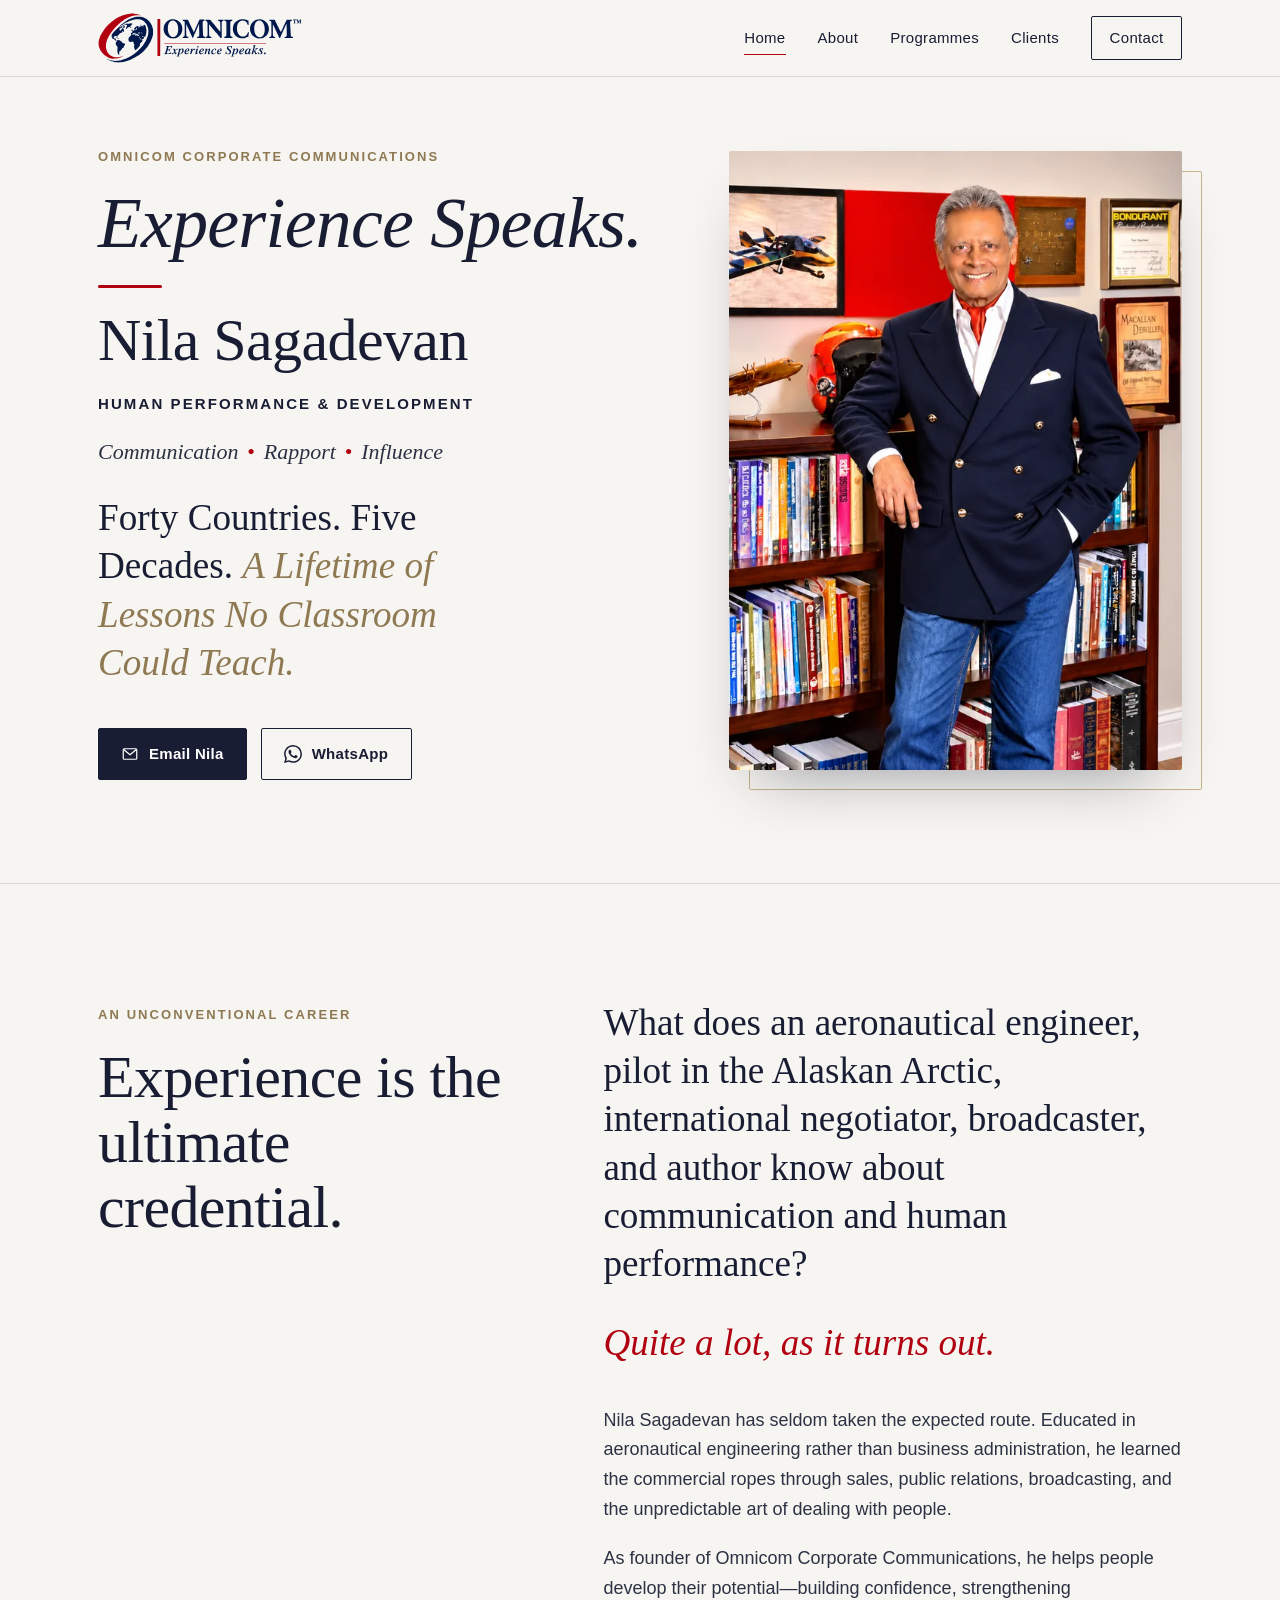
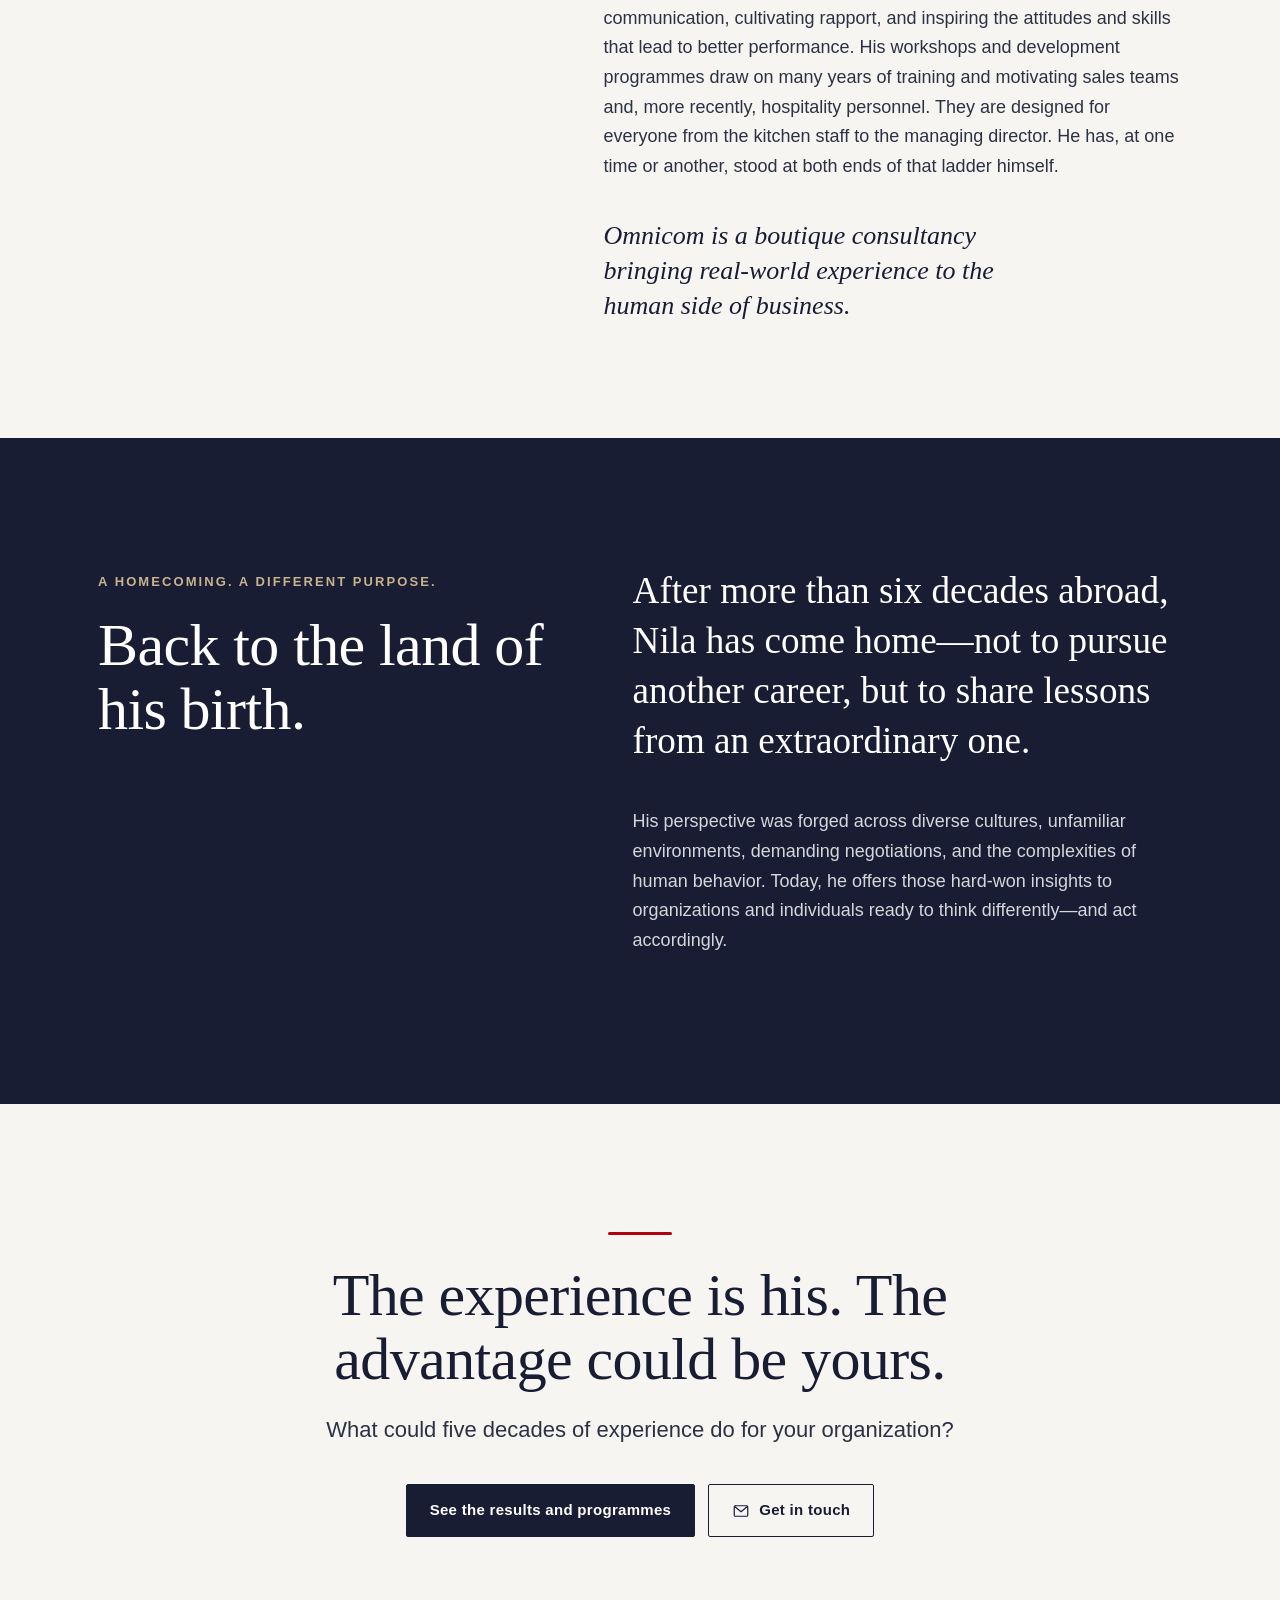
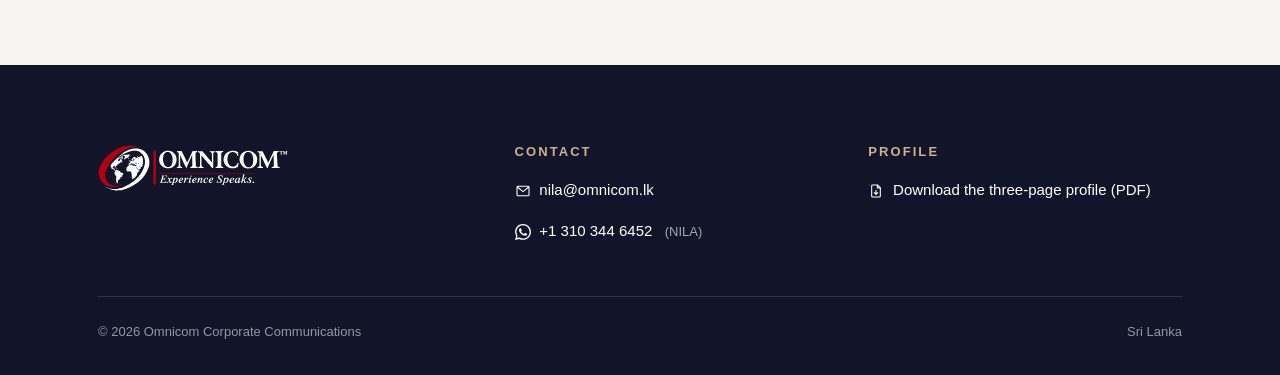
<file: index.html>
<!doctype html>
<html lang="en">
<head>
<meta charset="utf-8">
<meta name="viewport" content="width=device-width, initial-scale=1">
<title>Omnicom | Nila Sagadevan, Human Performance & Development</title>
<meta name="description" content="Nila Sagadevan—Human Performance &amp; Development. Communication, rapport and influence. Forty countries, five decades, and lessons no classroom could teach.">
<meta property="og:title" content="Omnicom | Nila Sagadevan, Human Performance & Development">
<meta property="og:description" content="Nila Sagadevan—Human Performance &amp; Development. Communication, rapport and influence. Forty countries, five decades, and lessons no classroom could teach.">
<meta property="og:type" content="website">
<meta property="og:url" content="https://www.omnicom.lk/">
<meta property="og:image" content="https://www.omnicom.lk/assets/omnicom-share.jpg">
<meta property="og:image:width" content="1200">
<meta property="og:image:height" content="630">
<meta name="twitter:card" content="summary_large_image">
<meta name="theme-color" content="#191D34">
<link rel="canonical" href="https://www.omnicom.lk/">
<link rel="icon" href="assets/favicon.svg" type="image/svg+xml">
<link rel="preconnect" href="https://api.fontshare.com" crossorigin>
<link href="https://api.fontshare.com/v2/css?f[]=gambetta@400,500,400i&f[]=switzer@400,500,600&display=swap" rel="stylesheet">
<link rel="stylesheet" href="assets/site.css">
<style>
/* Home page hero: slogan-led (self-contained; site.css unchanged) */
.hero .wrap { grid-template-areas: "brand photo" "body photo"; grid-template-rows: auto 1fr; row-gap: 0; align-items: start; }
.hero-brand { grid-area: brand; align-self: end; }
.hero-body { grid-area: body; }
.hero .portrait { grid-area: photo; align-self: center; }
.hero-slogan { font-family: var(--font-display); font-weight: 500; font-style: italic; font-size: var(--text-hero); line-height: 1.02; letter-spacing: -0.01em; color: var(--navy); margin: 0 0 1.75rem; max-width: none; }
.hero-body .rule-red { margin-bottom: 1.5rem; }
.hero-body h1 { font-size: var(--text-2xl); }
@media (max-width: 900px) {
  .hero .wrap { grid-template-areas: "brand" "photo" "body"; grid-template-rows: auto; row-gap: 2rem; }
  .hero-slogan { margin-bottom: 0; }
}
@media (max-width: 640px) { .hero .portrait { order: 0; } }
@media (min-width: 901px) {
  .hero { padding-top: clamp(2.5rem, 5vw, 4rem); }
  .hero-slogan { font-size: clamp(3rem, 1.6rem + 3.6vw, 4.75rem); margin-bottom: 1.5rem; }
  .hero-body .rule-red { margin-bottom: 1.25rem; }
  .hero .lede { margin-top: 1.5rem; }
  .hero .actions { margin-top: 1.75rem; }
}
/* Positioning statement: quiet standalone line in the "unconventional career" section */
.story .positioning { font-family: var(--font-display); font-style: italic; font-size: clamp(1.3rem, 1.05rem + 0.75vw, 1.625rem); line-height: 1.35; color: var(--navy); margin: 2.25rem 0 0; max-width: 34ch; }
/* Phones: let the long title line wrap instead of widening the page */
@media (max-width: 480px) { .hero .roles .nw { white-space: normal; } }
.hero .speciality .dot { color: var(--red); padding-inline: .15em; font-style: normal; }
</style>
</head>
<body>
<a class="skip" href="#main">Skip to content</a>
<header class="site-header">
  <div class="wrap">
    <a aria-label='Omnicom, home' class='brand' href='/'><img src="assets/logo.svg" alt="Omnicom" width="172" height="41"></a>
    <nav class="nav" aria-label="Main">
      <a aria-current='page' class='nav-home' href='/'>Home</a>
      <a href='/about'>About</a>
      <a href='/programmes'>Programmes</a>
      <a href='/clients'>Clients</a>
      <a class="nav-cta" href="#contact">Contact</a>
    </nav>
  </div>
</header>
<main id="main">

<section class="hero" aria-labelledby="hero-title">
  <div class="wrap">
    <div class="hero-brand">
      <span class="kicker">Omnicom Corporate Communications</span>
      <p class="hero-slogan">Experience Speaks.</p>
    </div>
    <div class="hero-body">
      <hr class="rule-red">
      <h1 id="hero-title">Nila Sagadevan</h1>
      <p class="roles"><span class="nw">Human Performance &amp; Development</span></p>
      <p class="speciality">Communication <span class="dot" aria-hidden="true">&bull;</span> Rapport <span class="dot" aria-hidden="true">&bull;</span> Influence</p>
      <p class="lede">Forty Countries. Five Decades. <em>A Lifetime of Lessons No Classroom Could Teach.</em></p>
      <div class="actions">
        <a class="btn btn-solid" href="mailto:nila@omnicom.lk"><svg viewBox="0 0 24 24" aria-hidden="true" fill="none" stroke="currentColor" stroke-width="1.6" stroke-linecap="round" stroke-linejoin="round"><rect x="3" y="5" width="18" height="14" rx="1.5"/><path d="m3.5 6 8.5 7 8.5-7"/></svg>Email Nila</a>
        <a class="btn btn-line" href="https://wa.me/13103446452" rel="noopener"><svg viewBox="0 0 24 24" aria-hidden="true" fill="currentColor"><path d="M17.472 14.382c-.297-.149-1.758-.867-2.03-.967-.273-.099-.471-.148-.67.15-.197.297-.767.966-.94 1.164-.173.199-.347.223-.644.075-.297-.15-1.255-.463-2.39-1.475-.883-.788-1.48-1.761-1.653-2.059-.173-.297-.018-.458.13-.606.134-.133.298-.347.446-.52.149-.174.198-.298.298-.497.099-.198.05-.371-.025-.52-.075-.149-.669-1.612-.916-2.207-.242-.579-.487-.5-.669-.51-.173-.008-.371-.01-.57-.01-.198 0-.52.074-.792.372-.272.297-1.04 1.016-1.04 2.479 0 1.462 1.065 2.875 1.213 3.074.149.198 2.096 3.2 5.077 4.487.709.306 1.262.489 1.694.625.712.227 1.36.195 1.871.118.571-.085 1.758-.719 2.006-1.413.248-.694.248-1.289.173-1.413-.074-.124-.272-.198-.57-.347m-5.421 7.403h-.004a9.87 9.87 0 01-5.031-1.378l-.361-.214-3.741.982.998-3.648-.235-.374a9.86 9.86 0 01-1.51-5.26c.001-5.45 4.436-9.884 9.888-9.884 2.64 0 5.122 1.03 6.988 2.898a9.825 9.825 0 012.893 6.994c-.003 5.45-4.437 9.884-9.885 9.884m8.413-18.297A11.815 11.815 0 0012.05 0C5.495 0 .16 5.335.157 11.892c0 2.096.547 4.142 1.588 5.945L.057 24l6.305-1.654a11.882 11.882 0 005.683 1.448h.005c6.554 0 11.89-5.335 11.893-11.893a11.821 11.821 0 00-3.48-8.413Z"/></svg>WhatsApp</a>
      </div>
    </div>
    <figure class="portrait" style="margin:0">
      <img src="assets/nila-sagadevan.webp" srcset="assets/nila-sagadevan-600.webp 600w, assets/nila-sagadevan.webp 900w" sizes="(max-width: 900px) 90vw, 460px" width="900" height="1230" alt="Nila Sagadevan in a navy double-breasted blazer, standing in his study beside shelves of books and aviation memorabilia" fetchpriority="high">
    </figure>
  </div>
</section>

<section class="story" aria-labelledby="credential">
  <div class="wrap">
    <div>
      <span class="kicker">An Unconventional Career</span>
      <h2 id="credential">Experience is the ultimate credential.</h2>
    </div>
    <div>
      <p class="question">What does an aeronautical engineer, pilot in the Alaskan Arctic, international negotiator, broadcaster, and author know about communication and human performance?</p>
      <p class="answer">Quite a lot, as it turns out.</p>
      <p>Nila Sagadevan has seldom taken the expected route. Educated in aeronautical engineering rather than business administration, he learned the commercial ropes through sales, public relations, broadcasting, and the unpredictable art of dealing with people.</p>
      <p>As founder of Omnicom Corporate Communications, he helps people develop their potential—building confidence, strengthening communication, cultivating rapport, and inspiring the attitudes and skills that lead to better performance. His workshops and development programmes draw on many years of training and motivating sales teams and, more recently, hospitality personnel. They are designed for everyone from the kitchen staff to the managing director. He has, at one time or another, stood at both ends of that ladder himself.</p>
      <p class="positioning">Omnicom is a boutique consultancy bringing real&#8209;world experience to the human side of business.</p>
    </div>
  </div>
</section>

<section class="band on-dark" aria-labelledby="homecoming">
  <div class="wrap">
    <div>
      <span class="kicker">A Homecoming. A Different Purpose.</span>
      <h2 id="homecoming">Back to the land of his birth.</h2>
    </div>
    <div>
      <p class="big">After more than six decades abroad, Nila has come home&#8288;&mdash;&#8288;not to pursue another career, but to share lessons from an extraordinary one.</p>
      <p>His perspective was forged across diverse cultures, unfamiliar environments, demanding negotiations, and the complexities of human behavior. Today, he offers those hard-won insights to organizations and individuals ready to think differently&#8288;&mdash;&#8288;and act accordingly.</p>
    </div>
  </div>
</section>

<section class="closing" aria-labelledby="advantage">
  <div class="wrap">
    <hr class="rule-red">
    <h2 id="advantage">The experience is his. The advantage could be yours.</h2>
    <p>What could five decades of experience do for your organization?</p>
    <div class="actions">
      <a class='btn btn-solid' href='/programmes'>See the results and programmes</a>
      <a class="btn btn-line" href="mailto:nila@omnicom.lk"><svg viewBox="0 0 24 24" aria-hidden="true" fill="none" stroke="currentColor" stroke-width="1.6" stroke-linecap="round" stroke-linejoin="round"><rect x="3" y="5" width="18" height="14" rx="1.5"/><path d="m3.5 6 8.5 7 8.5-7"/></svg>Get in touch</a>
    </div>
  </div>
</section>
</main>
<footer class="site-footer" id="contact">
  <div class="wrap">
    <div class="top">
      <div>
        <a aria-label='Omnicom, home' class='brand' href='/'><img src="assets/logo-reverse.svg" alt="Omnicom" width="190" height="45"></a>
      </div>
      <div>
        <h2>Contact</h2>
        <ul>
          <li><a href="mailto:nila@omnicom.lk"><svg viewBox="0 0 24 24" aria-hidden="true" fill="none" stroke="currentColor" stroke-width="1.6" stroke-linecap="round" stroke-linejoin="round"><rect x="3" y="5" width="18" height="14" rx="1.5"/><path d="m3.5 6 8.5 7 8.5-7"/></svg>nila@omnicom.lk</a></li>
          <li><a href="https://wa.me/13103446452" rel="noopener"><svg viewBox="0 0 24 24" aria-hidden="true" fill="currentColor"><path d="M17.472 14.382c-.297-.149-1.758-.867-2.03-.967-.273-.099-.471-.148-.67.15-.197.297-.767.966-.94 1.164-.173.199-.347.223-.644.075-.297-.15-1.255-.463-2.39-1.475-.883-.788-1.48-1.761-1.653-2.059-.173-.297-.018-.458.13-.606.134-.133.298-.347.446-.52.149-.174.198-.298.298-.497.099-.198.05-.371-.025-.52-.075-.149-.669-1.612-.916-2.207-.242-.579-.487-.5-.669-.51-.173-.008-.371-.01-.57-.01-.198 0-.52.074-.792.372-.272.297-1.04 1.016-1.04 2.479 0 1.462 1.065 2.875 1.213 3.074.149.198 2.096 3.2 5.077 4.487.709.306 1.262.489 1.694.625.712.227 1.36.195 1.871.118.571-.085 1.758-.719 2.006-1.413.248-.694.248-1.289.173-1.413-.074-.124-.272-.198-.57-.347m-5.421 7.403h-.004a9.87 9.87 0 01-5.031-1.378l-.361-.214-3.741.982.998-3.648-.235-.374a9.86 9.86 0 01-1.51-5.26c.001-5.45 4.436-9.884 9.888-9.884 2.64 0 5.122 1.03 6.988 2.898a9.825 9.825 0 012.893 6.994c-.003 5.45-4.437 9.884-9.885 9.884m8.413-18.297A11.815 11.815 0 0012.05 0C5.495 0 .16 5.335.157 11.892c0 2.096.547 4.142 1.588 5.945L.057 24l6.305-1.654a11.882 11.882 0 005.683 1.448h.005c6.554 0 11.89-5.335 11.893-11.893a11.821 11.821 0 00-3.48-8.413Z"/></svg>+1 310 344 6452 <span class="small">&nbsp;(NILA)</span></a></li>
        </ul>
      </div>
      <div>
        <h2>Profile</h2>
        <ul>
          <li><a href="assets/Omnicom-Nila-Sagadevan-Profile.pdf" download><svg viewBox="0 0 24 24" aria-hidden="true" fill="none" stroke="currentColor" stroke-width="1.6" stroke-linecap="round" stroke-linejoin="round"><path d="M14 3H7a1.5 1.5 0 0 0-1.5 1.5v15A1.5 1.5 0 0 0 7 21h10a1.5 1.5 0 0 0 1.5-1.5V7.5Z"/><path d="M14 3v4.5h4.5M12 11v6m-2.5-2.5L12 17l2.5-2.5"/></svg>Download the three-page profile (PDF)</a></li>
        </ul>
      </div>
    </div>
    <div class="bottom">
      <span>&copy; 2026 Omnicom Corporate Communications</span>
      <span>Sri Lanka</span>
    </div>
  </div>
</footer>
</body>
</html>
</file>
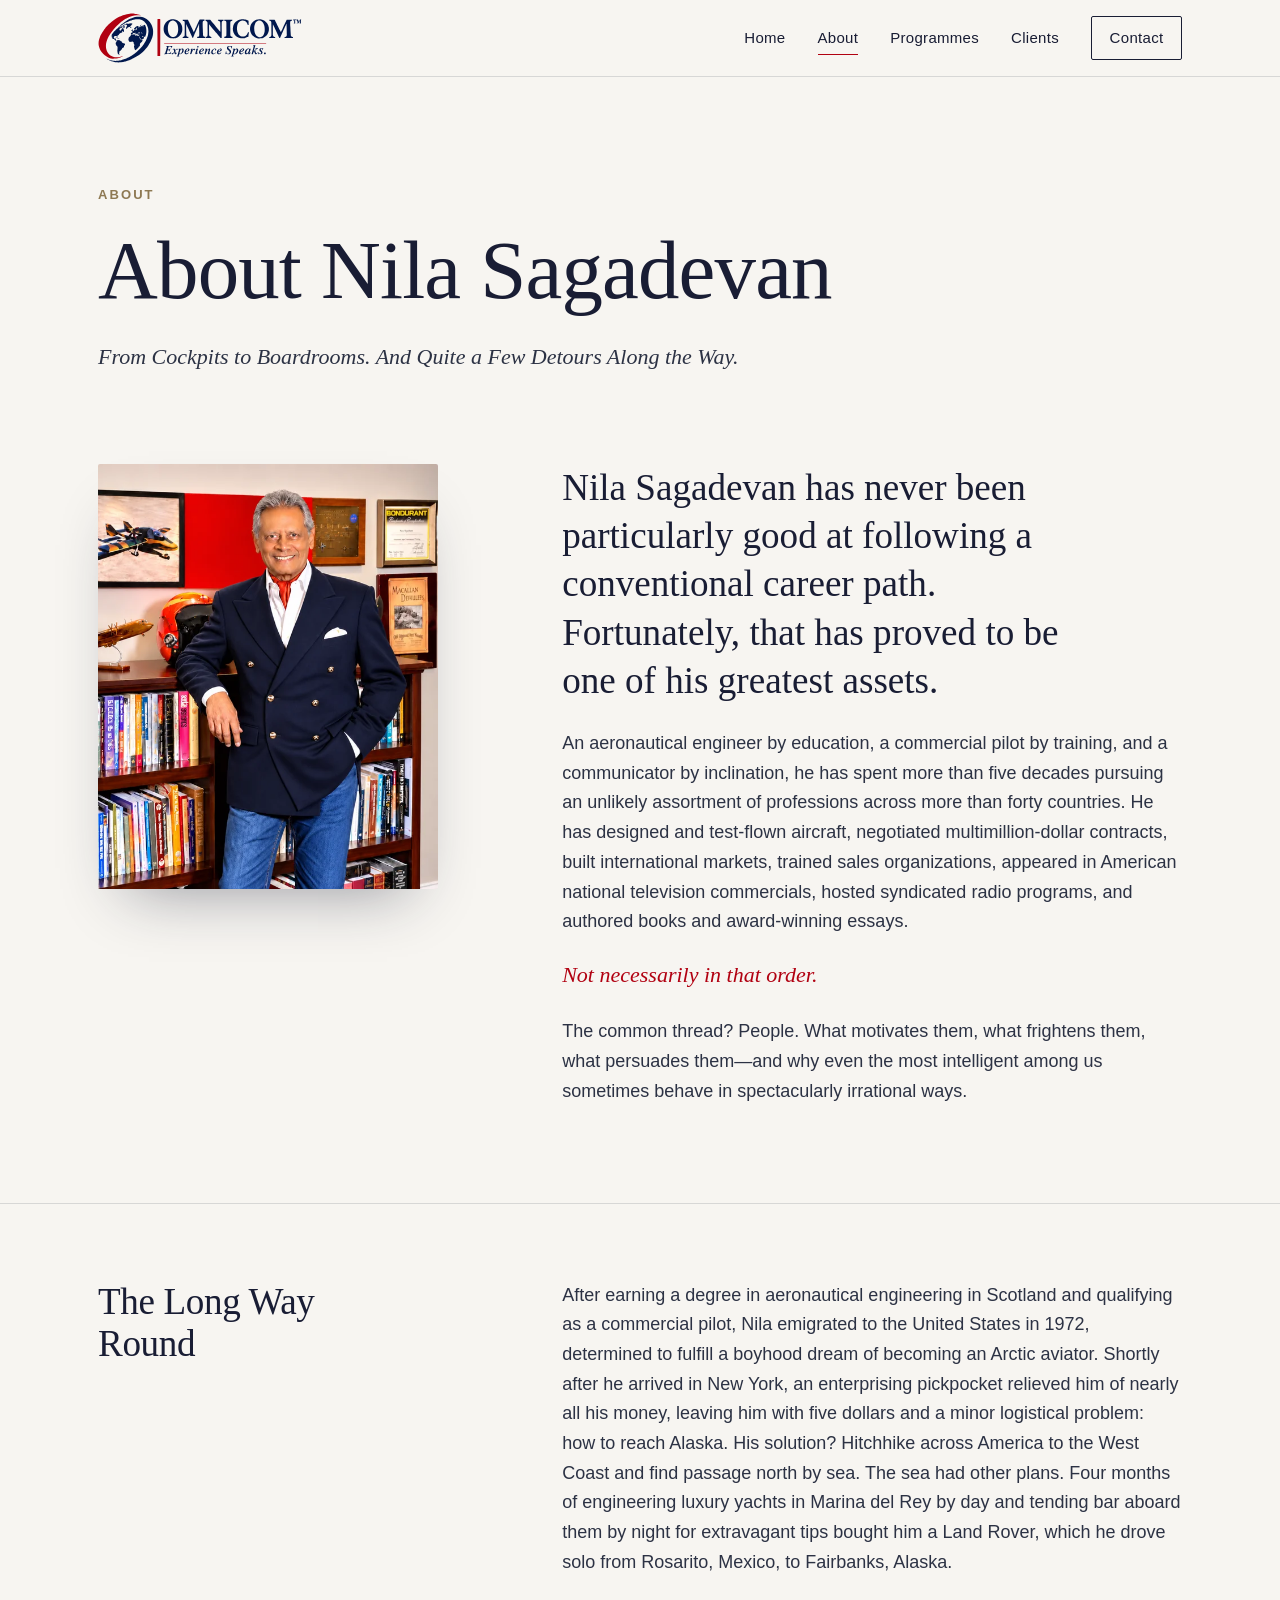
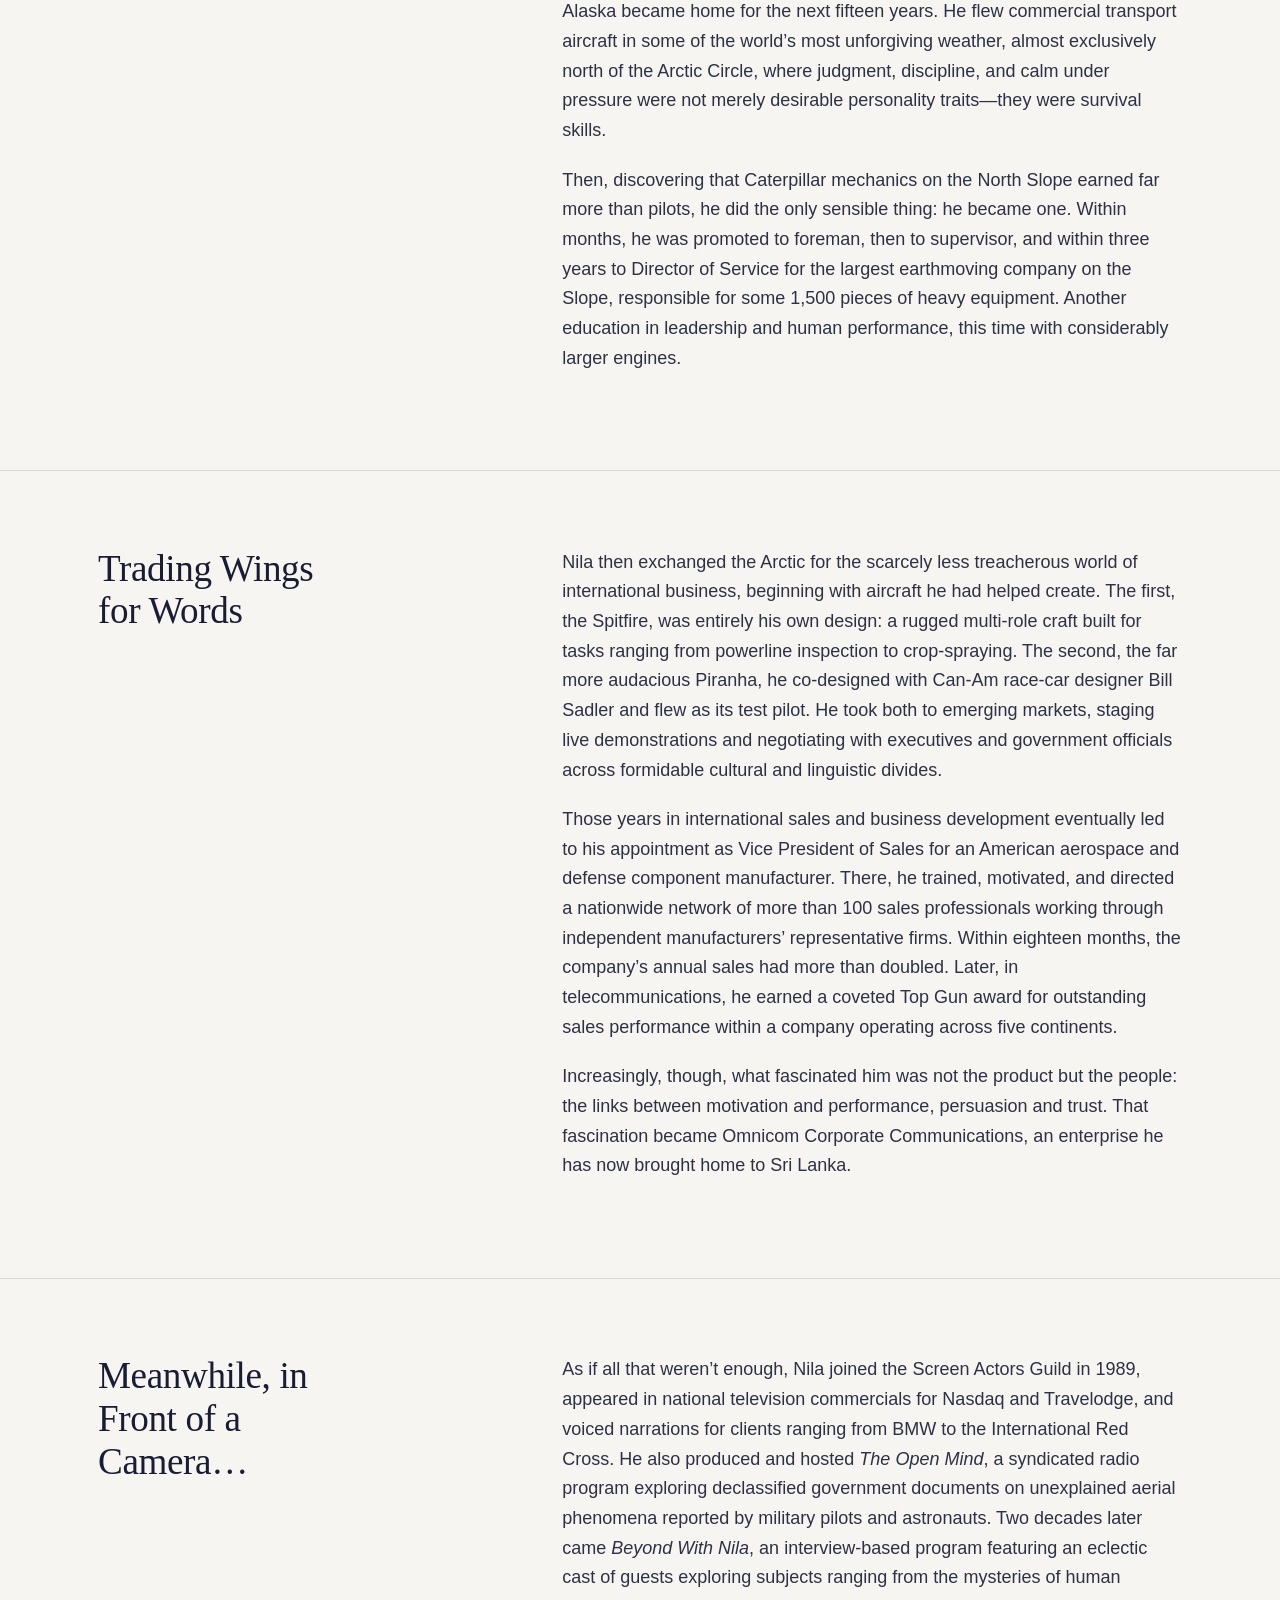
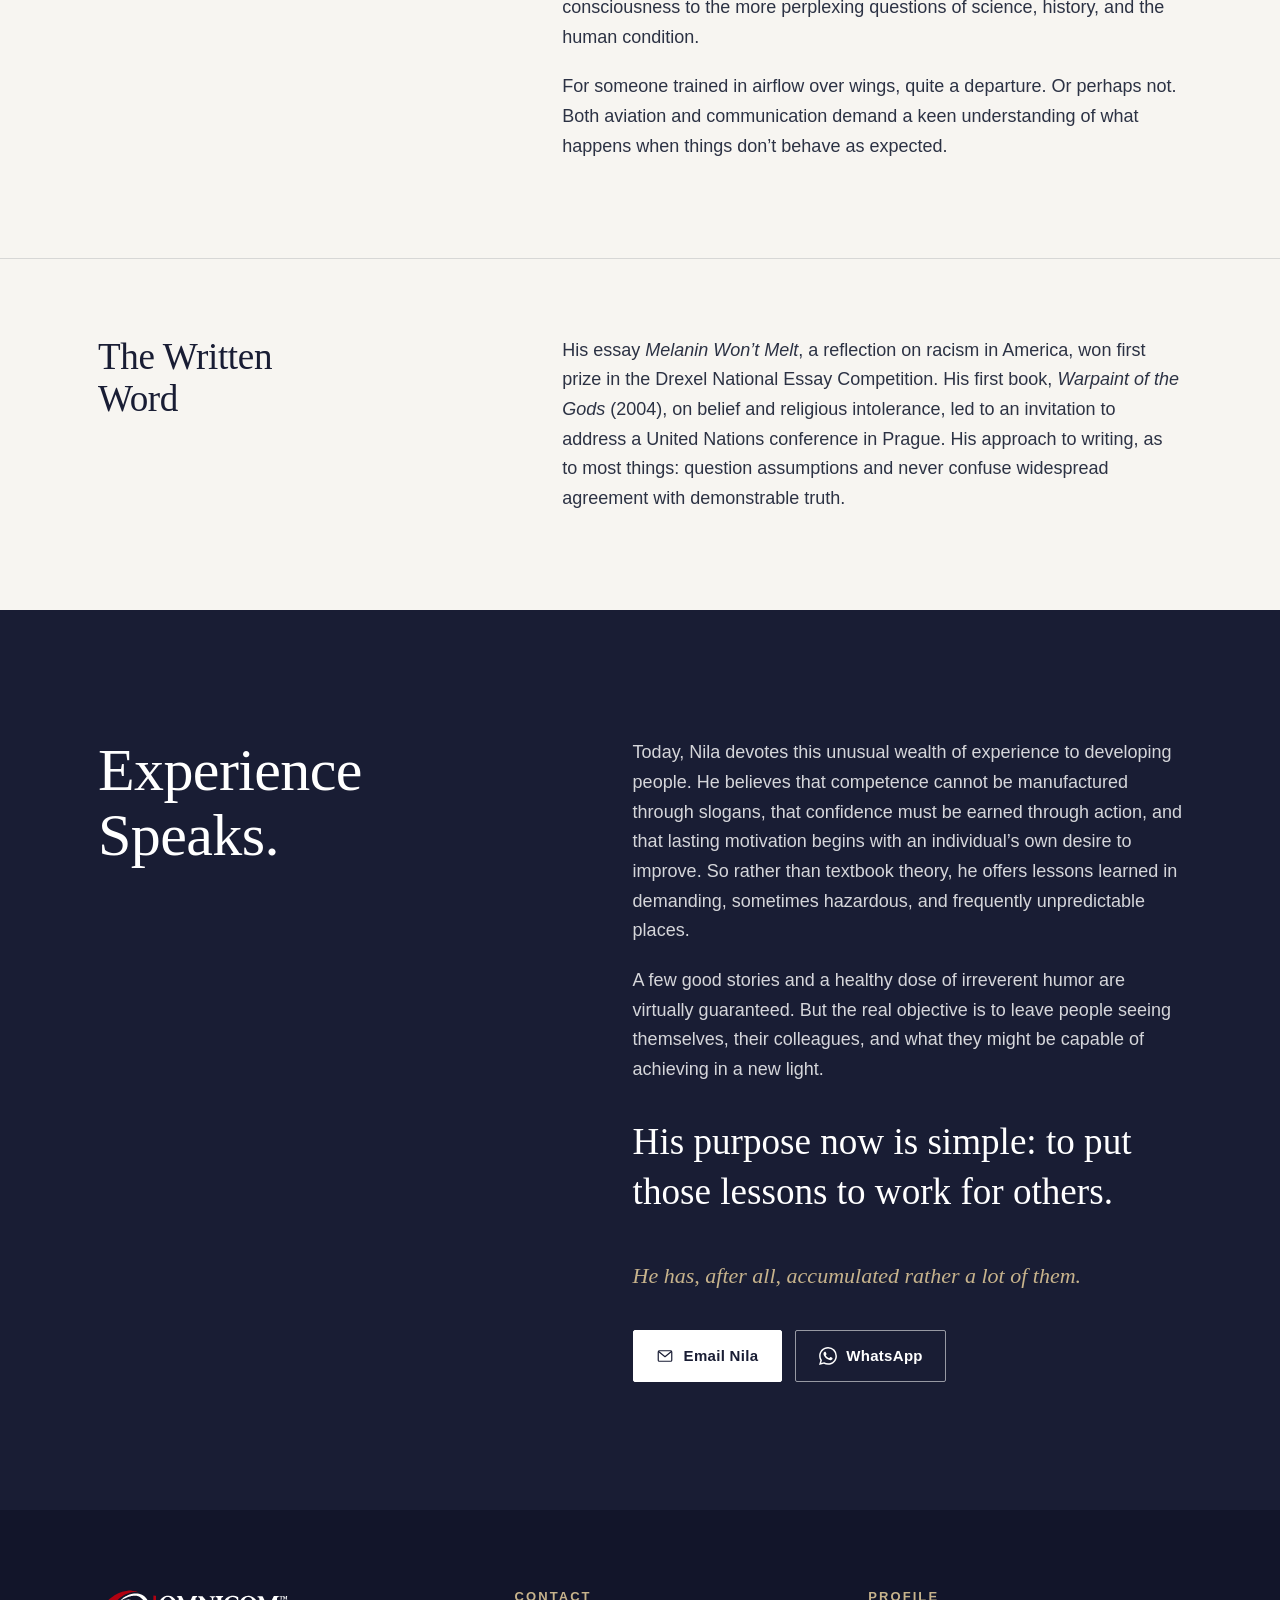
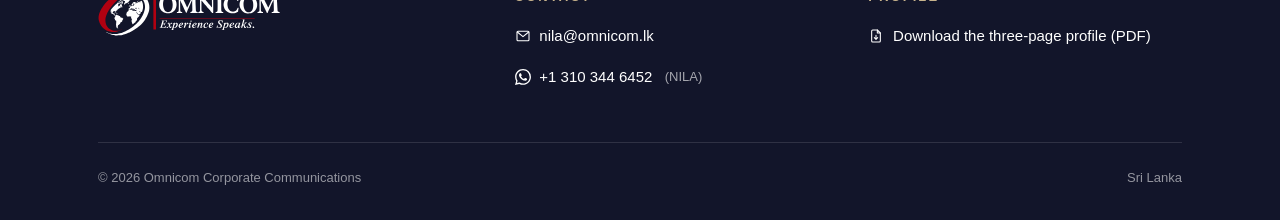
<file: about.html>
<!doctype html>
<html lang="en">
<head>
<meta charset="utf-8">
<meta name="viewport" content="width=device-width, initial-scale=1">
<title>About | Omnicom, Nila Sagadevan</title>
<meta name="description" content="About Nila Sagadevan: aeronautical engineer, Arctic pilot, sales leader, broadcaster and author, now bringing five decades of experience home to Sri Lanka through Omnicom Corporate Communications.">
<meta property="og:title" content="About | Omnicom, Nila Sagadevan">
<meta property="og:description" content="About Nila Sagadevan: aeronautical engineer, Arctic pilot, sales leader, broadcaster and author, now bringing five decades of experience home to Sri Lanka through Omnicom Corporate Communications.">
<meta property="og:type" content="website">
<meta property="og:url" content="https://www.omnicom.lk/about.html">
<meta property="og:image" content="https://www.omnicom.lk/assets/omnicom-share.jpg">
<meta property="og:image:width" content="1200">
<meta property="og:image:height" content="630">
<meta name="twitter:card" content="summary_large_image">
<meta name="theme-color" content="#191D34">
<link rel="canonical" href="https://www.omnicom.lk/about.html">
<link rel="icon" href="assets/favicon.svg" type="image/svg+xml">
<link rel="preconnect" href="https://api.fontshare.com" crossorigin>
<link href="https://api.fontshare.com/v2/css?f[]=gambetta@400,500,400i&f[]=switzer@400,500,600&display=swap" rel="stylesheet">
<link rel="stylesheet" href="assets/site.css">
</head>
<body>
<a class="skip" href="#main">Skip to content</a>
<header class="site-header">
  <div class="wrap">
    <a aria-label='Omnicom, home' class='brand' href='/'><img src="assets/logo.svg" alt="Omnicom" width="172" height="41"></a>
    <nav class="nav" aria-label="Main">
      <a class='nav-home' href='/'>Home</a>
      <a aria-current='page' href='/about'>About</a>
      <a href='/programmes'>Programmes</a>
      <a href='/clients'>Clients</a>
      <a class="nav-cta" href="#contact">Contact</a>
    </nav>
  </div>
</header>
<main id="main">

<section class="page-hero" aria-labelledby="page-title">
  <div class="wrap">
    <span class="kicker">About</span>
    <h1 id="page-title" class="wide">About Nila Sagadevan</h1>
    <p>From Cockpits to Boardrooms. And Quite a Few Detours Along the Way.</p>
  </div>
</section>

<article class="about">

<section class="about-sec about-intro" aria-label="Introduction">
  <div class="wrap">
    <div class="about-side">
      <figure class="about-photo"><img src="assets/nila-sagadevan-600.webp" width="600" height="820" alt="Nila Sagadevan in a navy double-breasted blazer, standing beside bookshelves and aviation memorabilia" fetchpriority="high"></figure>
    </div>
    <div class="about-body">
      <p class="about-lead">Nila Sagadevan has never been particularly good at following a conventional career path. Fortunately, that has proved to be one of his greatest assets.</p>
      <p>An aeronautical engineer by education, a commercial pilot by training, and a communicator by inclination, he has spent more than five decades pursuing an unlikely assortment of professions across more than forty countries. He has designed and test-flown aircraft, negotiated multimillion-dollar contracts, built international markets, trained sales organizations, appeared in American national television commercials, hosted syndicated radio programs, and authored books and award-winning essays.</p>
      <p class="aside">Not necessarily in that order.</p>
      <p>The common thread? People. What motivates them, what frightens them, what persuades them&#8288;&mdash;&#8288;and why even the most intelligent among us sometimes behave in spectacularly irrational ways.</p>
    </div>
  </div>
</section>

<section class="about-sec" aria-labelledby="long-way">
  <div class="wrap">
    <div class="about-side"><h2 id="long-way">The Long Way Round</h2></div>
    <div class="about-body">
      <p>After earning a degree in aeronautical engineering in Scotland and qualifying as a commercial pilot, Nila emigrated to the United States in 1972, determined to fulfill a boyhood dream of becoming an Arctic aviator. Shortly after he arrived in New York, an enterprising pickpocket relieved him of nearly all his money, leaving him with five dollars and a minor logistical problem: how to reach Alaska. His solution? Hitchhike across America to the West Coast and find passage north by sea. The sea had other plans. Four months of engineering luxury yachts in Marina del Rey by day and tending bar aboard them by night for extravagant tips bought him a Land Rover, which he drove solo from Rosarito, Mexico, to Fairbanks, Alaska.</p>
      <p>Alaska became home for the next fifteen years. He flew commercial transport aircraft in some of the world&rsquo;s most unforgiving weather, almost exclusively north of the Arctic Circle, where judgment, discipline, and calm under pressure were not merely desirable personality traits&#8288;&mdash;&#8288;they were survival skills.</p>
      <p>Then, discovering that Caterpillar mechanics on the North Slope earned far more than pilots, he did the only sensible thing: he became one. Within months, he was promoted to foreman, then to supervisor, and within three years to Director of Service for the largest earthmoving company on the Slope, responsible for some 1,500 pieces of heavy equipment. Another education in leadership and human performance, this time with considerably larger engines.</p>
    </div>
  </div>
</section>

<section class="about-sec" aria-labelledby="wings">
  <div class="wrap">
    <div class="about-side"><h2 id="wings">Trading Wings for Words</h2></div>
    <div class="about-body">
      <p>Nila then exchanged the Arctic for the scarcely less treacherous world of international business, beginning with aircraft he had helped create. The first, the Spitfire, was entirely his own design: a rugged multi-role craft built for tasks ranging from powerline inspection to crop-spraying. The second, the far more audacious Piranha, he co-designed with Can-Am race-car designer Bill Sadler and flew as its test pilot. He took both to emerging markets, staging live demonstrations and negotiating with executives and government officials across formidable cultural and linguistic divides.</p>
      <p>Those years in international sales and business development eventually led to his appointment as Vice President of Sales for an American aerospace and defense component manufacturer. There, he trained, motivated, and directed a nationwide network of more than 100 sales professionals working through independent manufacturers&rsquo; representative firms. Within eighteen months, the company&rsquo;s annual sales had more than doubled. Later, in telecommunications, he earned a coveted Top Gun award for outstanding sales performance within a company operating across five continents.</p>
      <p>Increasingly, though, what fascinated him was not the product but the people: the links between motivation and performance, persuasion and trust. That fascination became Omnicom Corporate Communications, an enterprise he has now brought home to Sri Lanka.</p>
    </div>
  </div>
</section>

<section class="about-sec" aria-labelledby="camera">
  <div class="wrap">
    <div class="about-side"><h2 id="camera">Meanwhile, in Front of a Camera&hellip;</h2></div>
    <div class="about-body">
      <p>As if all that weren&rsquo;t enough, Nila joined the Screen Actors Guild in 1989, appeared in national television commercials for Nasdaq and Travelodge, and voiced narrations for clients ranging from BMW to the International Red Cross. He also produced and hosted <cite>The Open Mind</cite>, a syndicated radio program exploring declassified government documents on unexplained aerial phenomena reported by military pilots and astronauts. Two decades later came <cite>Beyond With Nila</cite>, an interview-based program featuring an eclectic cast of guests exploring subjects ranging from the mysteries of human consciousness to the more perplexing questions of science, history, and the human condition.</p>
      <p>For someone trained in airflow over wings, quite a departure. Or perhaps not. Both aviation and communication demand a keen understanding of what happens when things don&rsquo;t behave as expected.</p>
    </div>
  </div>
</section>

<section class="about-sec" aria-labelledby="written">
  <div class="wrap">
    <div class="about-side"><h2 id="written">The Written Word</h2></div>
    <div class="about-body">
      <p>His essay <cite>Melanin Won&rsquo;t Melt</cite>, a reflection on racism in America, won first prize in the Drexel National Essay Competition. His first book, <cite>Warpaint of the Gods</cite> (2004), on belief and religious intolerance, led to an invitation to address a United Nations conference in Prague. His approach to writing, as to most things: question assumptions and never confuse widespread agreement with demonstrable truth.</p>
    </div>
  </div>
</section>

<section class="band on-dark about-band" aria-labelledby="speaks">
  <div class="wrap">
    <div><h2 id="speaks">Experience Speaks.</h2></div>
    <div>
      <p>Today, Nila devotes this unusual wealth of experience to developing people. He believes that competence cannot be manufactured through slogans, that confidence must be earned through action, and that lasting motivation begins with an individual&rsquo;s own desire to improve. So rather than textbook theory, he offers lessons learned in demanding, sometimes hazardous, and frequently unpredictable places.</p>
      <p>A few good stories and a healthy dose of irreverent humor are virtually guaranteed. But the real objective is to leave people seeing themselves, their colleagues, and what they might be capable of achieving in a new light.</p>
      <p class="big">His purpose now is simple: to put those lessons to work for others.</p>
      <p class="kicker-line">He has, after all, accumulated rather a lot of them.</p>
      <div class="actions">
        <a class="btn btn-solid" href="mailto:nila@omnicom.lk"><svg viewBox="0 0 24 24" aria-hidden="true" fill="none" stroke="currentColor" stroke-width="1.6" stroke-linecap="round" stroke-linejoin="round"><rect x="3" y="5" width="18" height="14" rx="1.5"/><path d="m3.5 6 8.5 7 8.5-7"/></svg>Email Nila</a>
        <a class="btn btn-line" href="https://wa.me/13103446452" rel="noopener"><svg viewBox="0 0 24 24" aria-hidden="true" fill="currentColor"><path d="M17.472 14.382c-.297-.149-1.758-.867-2.03-.967-.273-.099-.471-.148-.67.15-.197.297-.767.966-.94 1.164-.173.199-.347.223-.644.075-.297-.15-1.255-.463-2.39-1.475-.883-.788-1.48-1.761-1.653-2.059-.173-.297-.018-.458.13-.606.134-.133.298-.347.446-.52.149-.174.198-.298.298-.497.099-.198.05-.371-.025-.52-.075-.149-.669-1.612-.916-2.207-.242-.579-.487-.5-.669-.51-.173-.008-.371-.01-.57-.01-.198 0-.52.074-.792.372-.272.297-1.04 1.016-1.04 2.479 0 1.462 1.065 2.875 1.213 3.074.149.198 2.096 3.2 5.077 4.487.709.306 1.262.489 1.694.625.712.227 1.36.195 1.871.118.571-.085 1.758-.719 2.006-1.413.248-.694.248-1.289.173-1.413-.074-.124-.272-.198-.57-.347m-5.421 7.403h-.004a9.87 9.87 0 01-5.031-1.378l-.361-.214-3.741.982.998-3.648-.235-.374a9.86 9.86 0 01-1.51-5.26c.001-5.45 4.436-9.884 9.888-9.884 2.64 0 5.122 1.03 6.988 2.898a9.825 9.825 0 012.893 6.994c-.003 5.45-4.437 9.884-9.885 9.884m8.413-18.297A11.815 11.815 0 0012.05 0C5.495 0 .16 5.335.157 11.892c0 2.096.547 4.142 1.588 5.945L.057 24l6.305-1.654a11.882 11.882 0 005.683 1.448h.005c6.554 0 11.89-5.335 11.893-11.893a11.821 11.821 0 00-3.48-8.413Z"/></svg>WhatsApp</a>
      </div>
    </div>
  </div>
</section>

</article>

</main>
<footer class="site-footer" id="contact">
  <div class="wrap">
    <div class="top">
      <div>
        <a aria-label='Omnicom, home' class='brand' href='/'><img src="assets/logo-reverse.svg" alt="Omnicom" width="190" height="45"></a>
      </div>
      <div>
        <h2>Contact</h2>
        <ul>
          <li><a href="mailto:nila@omnicom.lk"><svg viewBox="0 0 24 24" aria-hidden="true" fill="none" stroke="currentColor" stroke-width="1.6" stroke-linecap="round" stroke-linejoin="round"><rect x="3" y="5" width="18" height="14" rx="1.5"/><path d="m3.5 6 8.5 7 8.5-7"/></svg>nila@omnicom.lk</a></li>
          <li><a href="https://wa.me/13103446452" rel="noopener"><svg viewBox="0 0 24 24" aria-hidden="true" fill="currentColor"><path d="M17.472 14.382c-.297-.149-1.758-.867-2.03-.967-.273-.099-.471-.148-.67.15-.197.297-.767.966-.94 1.164-.173.199-.347.223-.644.075-.297-.15-1.255-.463-2.39-1.475-.883-.788-1.48-1.761-1.653-2.059-.173-.297-.018-.458.13-.606.134-.133.298-.347.446-.52.149-.174.198-.298.298-.497.099-.198.05-.371-.025-.52-.075-.149-.669-1.612-.916-2.207-.242-.579-.487-.5-.669-.51-.173-.008-.371-.01-.57-.01-.198 0-.52.074-.792.372-.272.297-1.04 1.016-1.04 2.479 0 1.462 1.065 2.875 1.213 3.074.149.198 2.096 3.2 5.077 4.487.709.306 1.262.489 1.694.625.712.227 1.36.195 1.871.118.571-.085 1.758-.719 2.006-1.413.248-.694.248-1.289.173-1.413-.074-.124-.272-.198-.57-.347m-5.421 7.403h-.004a9.87 9.87 0 01-5.031-1.378l-.361-.214-3.741.982.998-3.648-.235-.374a9.86 9.86 0 01-1.51-5.26c.001-5.45 4.436-9.884 9.888-9.884 2.64 0 5.122 1.03 6.988 2.898a9.825 9.825 0 012.893 6.994c-.003 5.45-4.437 9.884-9.885 9.884m8.413-18.297A11.815 11.815 0 0012.05 0C5.495 0 .16 5.335.157 11.892c0 2.096.547 4.142 1.588 5.945L.057 24l6.305-1.654a11.882 11.882 0 005.683 1.448h.005c6.554 0 11.89-5.335 11.893-11.893a11.821 11.821 0 00-3.48-8.413Z"/></svg>+1 310 344 6452 <span class="small">&nbsp;(NILA)</span></a></li>
        </ul>
      </div>
      <div>
        <h2>Profile</h2>
        <ul>
          <li><a href="assets/Omnicom-Nila-Sagadevan-Profile.pdf" download><svg viewBox="0 0 24 24" aria-hidden="true" fill="none" stroke="currentColor" stroke-width="1.6" stroke-linecap="round" stroke-linejoin="round"><path d="M14 3H7a1.5 1.5 0 0 0-1.5 1.5v15A1.5 1.5 0 0 0 7 21h10a1.5 1.5 0 0 0 1.5-1.5V7.5Z"/><path d="M14 3v4.5h4.5M12 11v6m-2.5-2.5L12 17l2.5-2.5"/></svg>Download the three-page profile (PDF)</a></li>
        </ul>
      </div>
    </div>
    <div class="bottom">
      <span>&copy; 2026 Omnicom Corporate Communications</span>
      <span>Sri Lanka</span>
    </div>
  </div>
</footer>
</body>
</html>
</file>
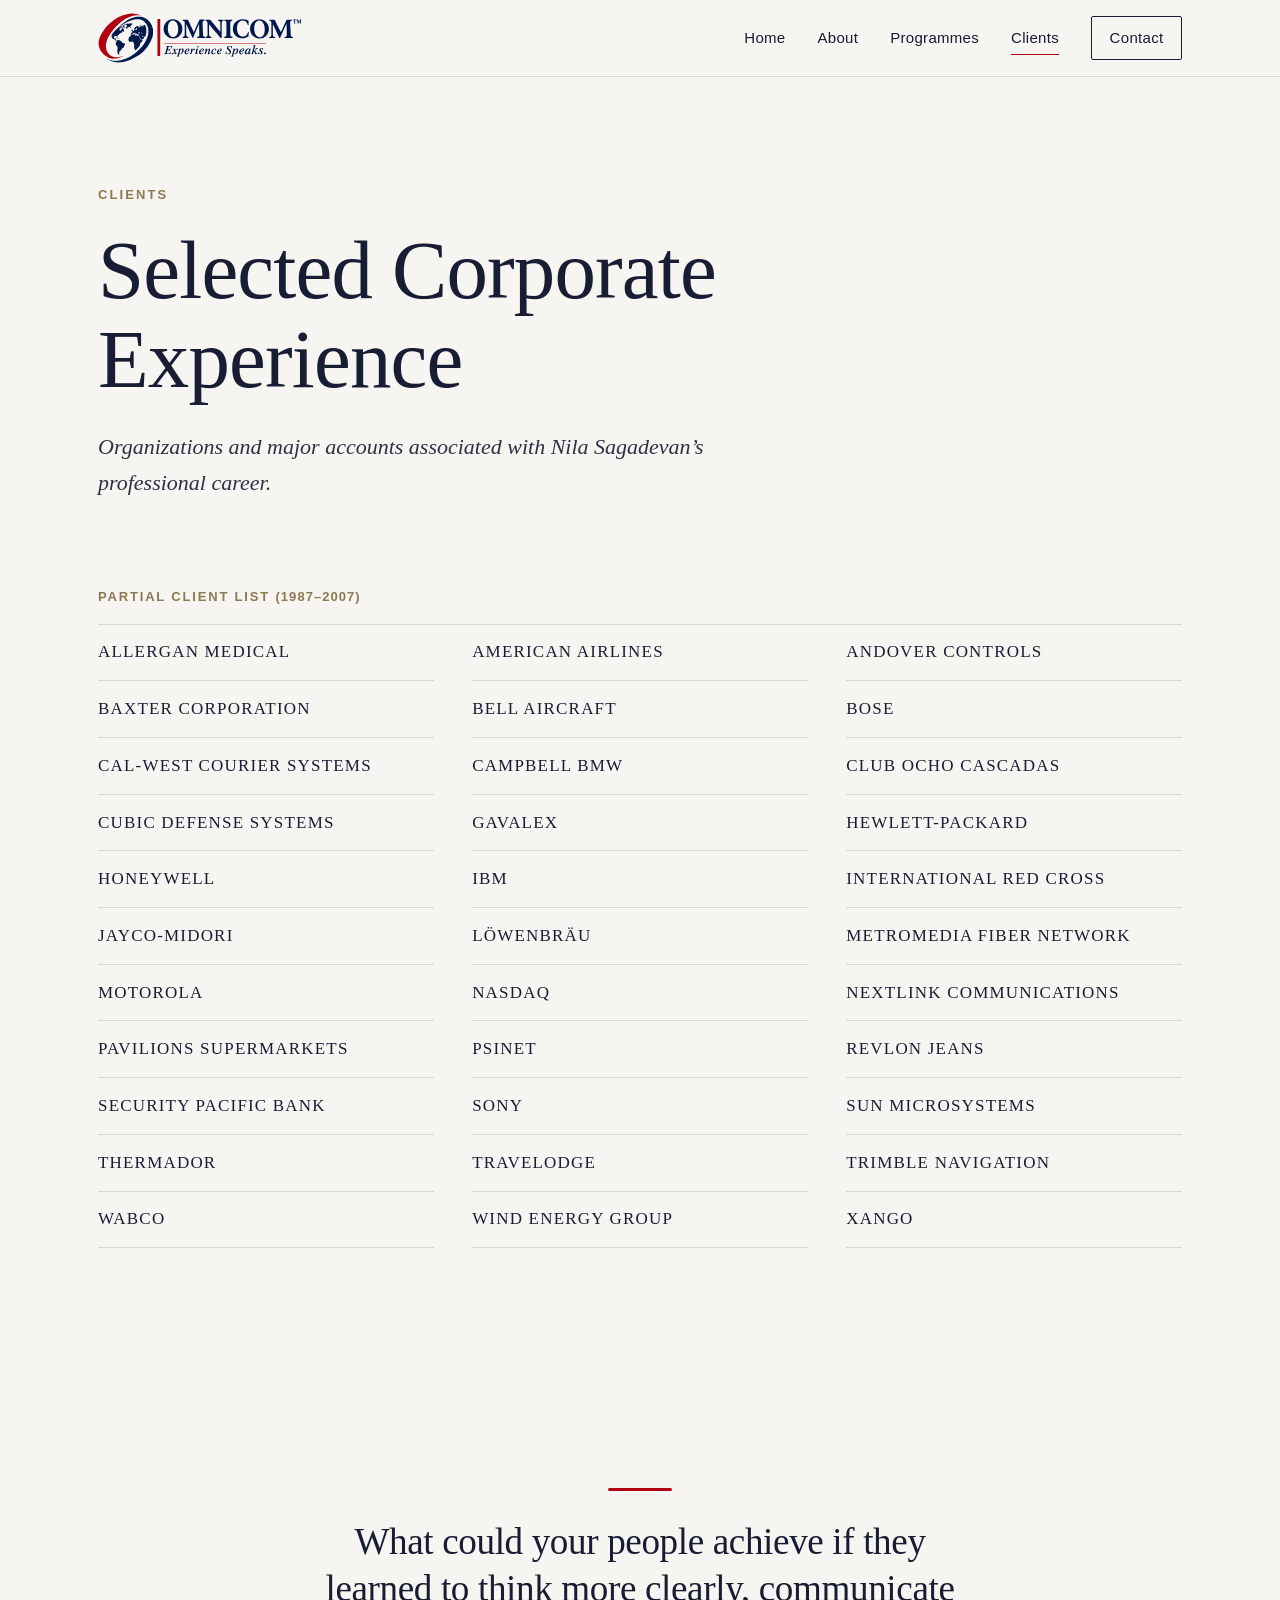
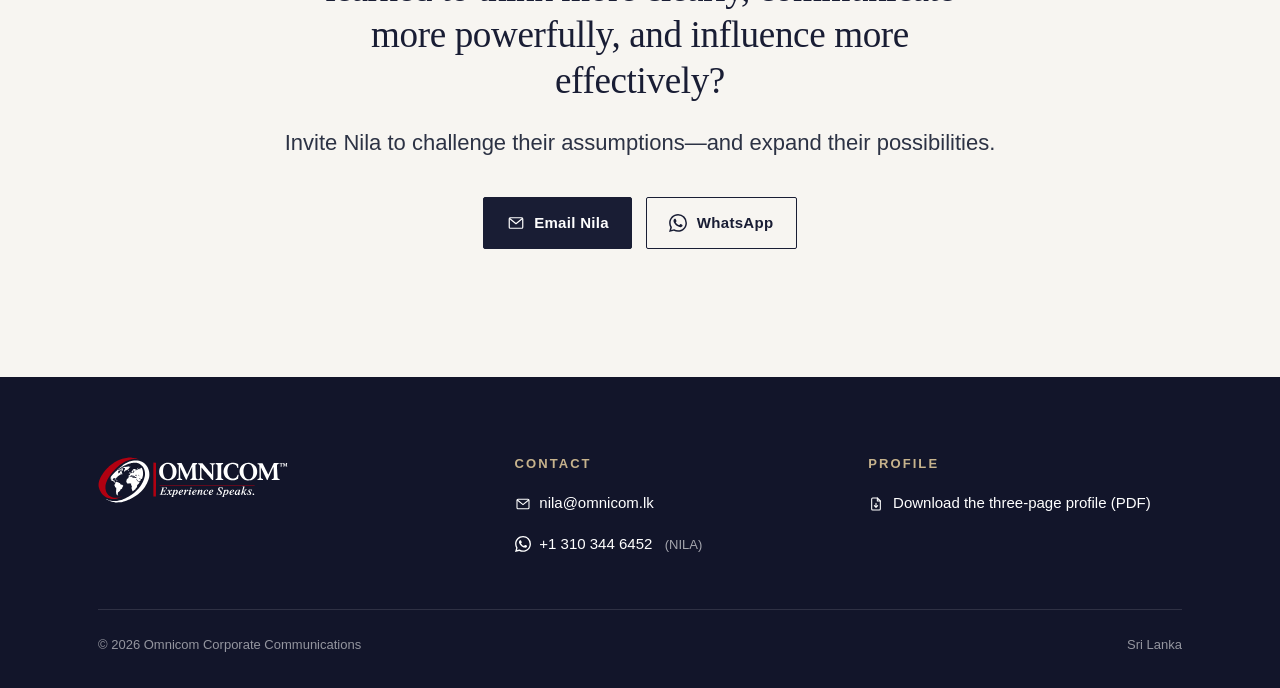
<file: clients.html>
<!doctype html>
<html lang="en">
<head>
<meta charset="utf-8">
<meta name="viewport" content="width=device-width, initial-scale=1">
<title>Clients | Omnicom, Nila Sagadevan</title>
<meta name="description" content="Selected corporate experience: organizations and major accounts associated with Nila Sagadevan’s professional career, 1987 to 2007.">
<meta property="og:title" content="Clients | Omnicom, Nila Sagadevan">
<meta property="og:description" content="Selected corporate experience: organizations and major accounts associated with Nila Sagadevan’s professional career, 1987 to 2007.">
<meta property="og:type" content="website">
<meta property="og:url" content="https://www.omnicom.lk/clients.html">
<meta property="og:image" content="https://www.omnicom.lk/assets/omnicom-share.jpg">
<meta property="og:image:width" content="1200">
<meta property="og:image:height" content="630">
<meta name="twitter:card" content="summary_large_image">
<meta name="theme-color" content="#191D34">
<link rel="canonical" href="https://www.omnicom.lk/clients.html">
<link rel="icon" href="assets/favicon.svg" type="image/svg+xml">
<link rel="preconnect" href="https://api.fontshare.com" crossorigin>
<link href="https://api.fontshare.com/v2/css?f[]=gambetta@400,500,400i&f[]=switzer@400,500,600&display=swap" rel="stylesheet">
<link rel="stylesheet" href="assets/site.css">
</head>
<body>
<a class="skip" href="#main">Skip to content</a>
<header class="site-header">
  <div class="wrap">
    <a aria-label='Omnicom, home' class='brand' href='/'><img src="assets/logo.svg" alt="Omnicom" width="172" height="41"></a>
    <nav class="nav" aria-label="Main">
      <a class='nav-home' href='/'>Home</a>
      <a href='/about'>About</a>
      <a href='/programmes'>Programmes</a>
      <a aria-current='page' href='/clients'>Clients</a>
      <a class="nav-cta" href="#contact">Contact</a>
    </nav>
  </div>
</header>
<main id="main">

<section class="page-hero" aria-labelledby="page-title">
  <div class="wrap">
    <span class="kicker">Clients</span>
    <h1 id="page-title" class="wide">Selected Corporate Experience</h1>
    <p>Organizations and major accounts associated with Nila Sagadevan&rsquo;s professional career.</p>
  </div>
</section>

<section class="clients" aria-labelledby="client-list">
  <div class="wrap">
    <h2 id="client-list">Partial Client List <span>(1987&ndash;2007)</span></h2>
    <ul>
      <li>ALLERGAN MEDICAL</li>
      <li>AMERICAN AIRLINES</li>
      <li>ANDOVER CONTROLS</li>
      <li>BAXTER CORPORATION</li>
      <li>BELL AIRCRAFT</li>
      <li>BOSE</li>
      <li>CAL‐WEST COURIER SYSTEMS</li>
      <li>CAMPBELL BMW</li>
      <li>CLUB OCHO CASCADAS</li>
      <li>CUBIC DEFENSE SYSTEMS</li>
      <li>GAVALEX</li>
      <li>HEWLETT-PACKARD</li>
      <li>HONEYWELL</li>
      <li>IBM</li>
      <li>INTERNATIONAL RED CROSS</li>
      <li>JAYCO‐MIDORI</li>
      <li>LÖWENBRÄU</li>
      <li>METROMEDIA FIBER NETWORK</li>
      <li>MOTOROLA</li>
      <li>NASDAQ</li>
      <li>NEXTLINK COMMUNICATIONS</li>
      <li>PAVILIONS SUPERMARKETS</li>
      <li>PSINET</li>
      <li>REVLON JEANS</li>
      <li>SECURITY PACIFIC BANK</li>
      <li>SONY</li>
      <li>SUN MICROSYSTEMS</li>
      <li>THERMADOR</li>
      <li>TRAVELODGE</li>
      <li>TRIMBLE NAVIGATION</li>
      <li>WABCO</li>
      <li>WIND ENERGY GROUP</li>
      <li>XANGO</li>
    </ul>
  </div>
</section>

<section class="closing" aria-labelledby="close">
  <div class="wrap">
    <hr class="rule-red">
    <h2 id="close" class="long">What could your people achieve if they learned to think more clearly, communicate more powerfully, and influence more effectively?</h2>
    <p>Invite Nila to challenge their assumptions&#8288;&mdash;&#8288;and expand their possibilities.</p>
    <div class="actions">
      <a class="btn btn-solid" href="mailto:nila@omnicom.lk"><svg viewBox="0 0 24 24" aria-hidden="true" fill="none" stroke="currentColor" stroke-width="1.6" stroke-linecap="round" stroke-linejoin="round"><rect x="3" y="5" width="18" height="14" rx="1.5"/><path d="m3.5 6 8.5 7 8.5-7"/></svg>Email Nila</a>
      <a class="btn btn-line" href="https://wa.me/13103446452" rel="noopener"><svg viewBox="0 0 24 24" aria-hidden="true" fill="currentColor"><path d="M17.472 14.382c-.297-.149-1.758-.867-2.03-.967-.273-.099-.471-.148-.67.15-.197.297-.767.966-.94 1.164-.173.199-.347.223-.644.075-.297-.15-1.255-.463-2.39-1.475-.883-.788-1.48-1.761-1.653-2.059-.173-.297-.018-.458.13-.606.134-.133.298-.347.446-.52.149-.174.198-.298.298-.497.099-.198.05-.371-.025-.52-.075-.149-.669-1.612-.916-2.207-.242-.579-.487-.5-.669-.51-.173-.008-.371-.01-.57-.01-.198 0-.52.074-.792.372-.272.297-1.04 1.016-1.04 2.479 0 1.462 1.065 2.875 1.213 3.074.149.198 2.096 3.2 5.077 4.487.709.306 1.262.489 1.694.625.712.227 1.36.195 1.871.118.571-.085 1.758-.719 2.006-1.413.248-.694.248-1.289.173-1.413-.074-.124-.272-.198-.57-.347m-5.421 7.403h-.004a9.87 9.87 0 01-5.031-1.378l-.361-.214-3.741.982.998-3.648-.235-.374a9.86 9.86 0 01-1.51-5.26c.001-5.45 4.436-9.884 9.888-9.884 2.64 0 5.122 1.03 6.988 2.898a9.825 9.825 0 012.893 6.994c-.003 5.45-4.437 9.884-9.885 9.884m8.413-18.297A11.815 11.815 0 0012.05 0C5.495 0 .16 5.335.157 11.892c0 2.096.547 4.142 1.588 5.945L.057 24l6.305-1.654a11.882 11.882 0 005.683 1.448h.005c6.554 0 11.89-5.335 11.893-11.893a11.821 11.821 0 00-3.48-8.413Z"/></svg>WhatsApp</a>
    </div>
  </div>
</section>

</main>
<footer class="site-footer" id="contact">
  <div class="wrap">
    <div class="top">
      <div>
        <a aria-label='Omnicom, home' class='brand' href='/'><img src="assets/logo-reverse.svg" alt="Omnicom" width="190" height="45"></a>
      </div>
      <div>
        <h2>Contact</h2>
        <ul>
          <li><a href="mailto:nila@omnicom.lk"><svg viewBox="0 0 24 24" aria-hidden="true" fill="none" stroke="currentColor" stroke-width="1.6" stroke-linecap="round" stroke-linejoin="round"><rect x="3" y="5" width="18" height="14" rx="1.5"/><path d="m3.5 6 8.5 7 8.5-7"/></svg>nila@omnicom.lk</a></li>
          <li><a href="https://wa.me/13103446452" rel="noopener"><svg viewBox="0 0 24 24" aria-hidden="true" fill="currentColor"><path d="M17.472 14.382c-.297-.149-1.758-.867-2.03-.967-.273-.099-.471-.148-.67.15-.197.297-.767.966-.94 1.164-.173.199-.347.223-.644.075-.297-.15-1.255-.463-2.39-1.475-.883-.788-1.48-1.761-1.653-2.059-.173-.297-.018-.458.13-.606.134-.133.298-.347.446-.52.149-.174.198-.298.298-.497.099-.198.05-.371-.025-.52-.075-.149-.669-1.612-.916-2.207-.242-.579-.487-.5-.669-.51-.173-.008-.371-.01-.57-.01-.198 0-.52.074-.792.372-.272.297-1.04 1.016-1.04 2.479 0 1.462 1.065 2.875 1.213 3.074.149.198 2.096 3.2 5.077 4.487.709.306 1.262.489 1.694.625.712.227 1.36.195 1.871.118.571-.085 1.758-.719 2.006-1.413.248-.694.248-1.289.173-1.413-.074-.124-.272-.198-.57-.347m-5.421 7.403h-.004a9.87 9.87 0 01-5.031-1.378l-.361-.214-3.741.982.998-3.648-.235-.374a9.86 9.86 0 01-1.51-5.26c.001-5.45 4.436-9.884 9.888-9.884 2.64 0 5.122 1.03 6.988 2.898a9.825 9.825 0 012.893 6.994c-.003 5.45-4.437 9.884-9.885 9.884m8.413-18.297A11.815 11.815 0 0012.05 0C5.495 0 .16 5.335.157 11.892c0 2.096.547 4.142 1.588 5.945L.057 24l6.305-1.654a11.882 11.882 0 005.683 1.448h.005c6.554 0 11.89-5.335 11.893-11.893a11.821 11.821 0 00-3.48-8.413Z"/></svg>+1 310 344 6452 <span class="small">&nbsp;(NILA)</span></a></li>
        </ul>
      </div>
      <div>
        <h2>Profile</h2>
        <ul>
          <li><a href="assets/Omnicom-Nila-Sagadevan-Profile.pdf" download><svg viewBox="0 0 24 24" aria-hidden="true" fill="none" stroke="currentColor" stroke-width="1.6" stroke-linecap="round" stroke-linejoin="round"><path d="M14 3H7a1.5 1.5 0 0 0-1.5 1.5v15A1.5 1.5 0 0 0 7 21h10a1.5 1.5 0 0 0 1.5-1.5V7.5Z"/><path d="M14 3v4.5h4.5M12 11v6m-2.5-2.5L12 17l2.5-2.5"/></svg>Download the three-page profile (PDF)</a></li>
        </ul>
      </div>
    </div>
    <div class="bottom">
      <span>&copy; 2026 Omnicom Corporate Communications</span>
      <span>Sri Lanka</span>
    </div>
  </div>
</footer>
</body>
</html>
</file>
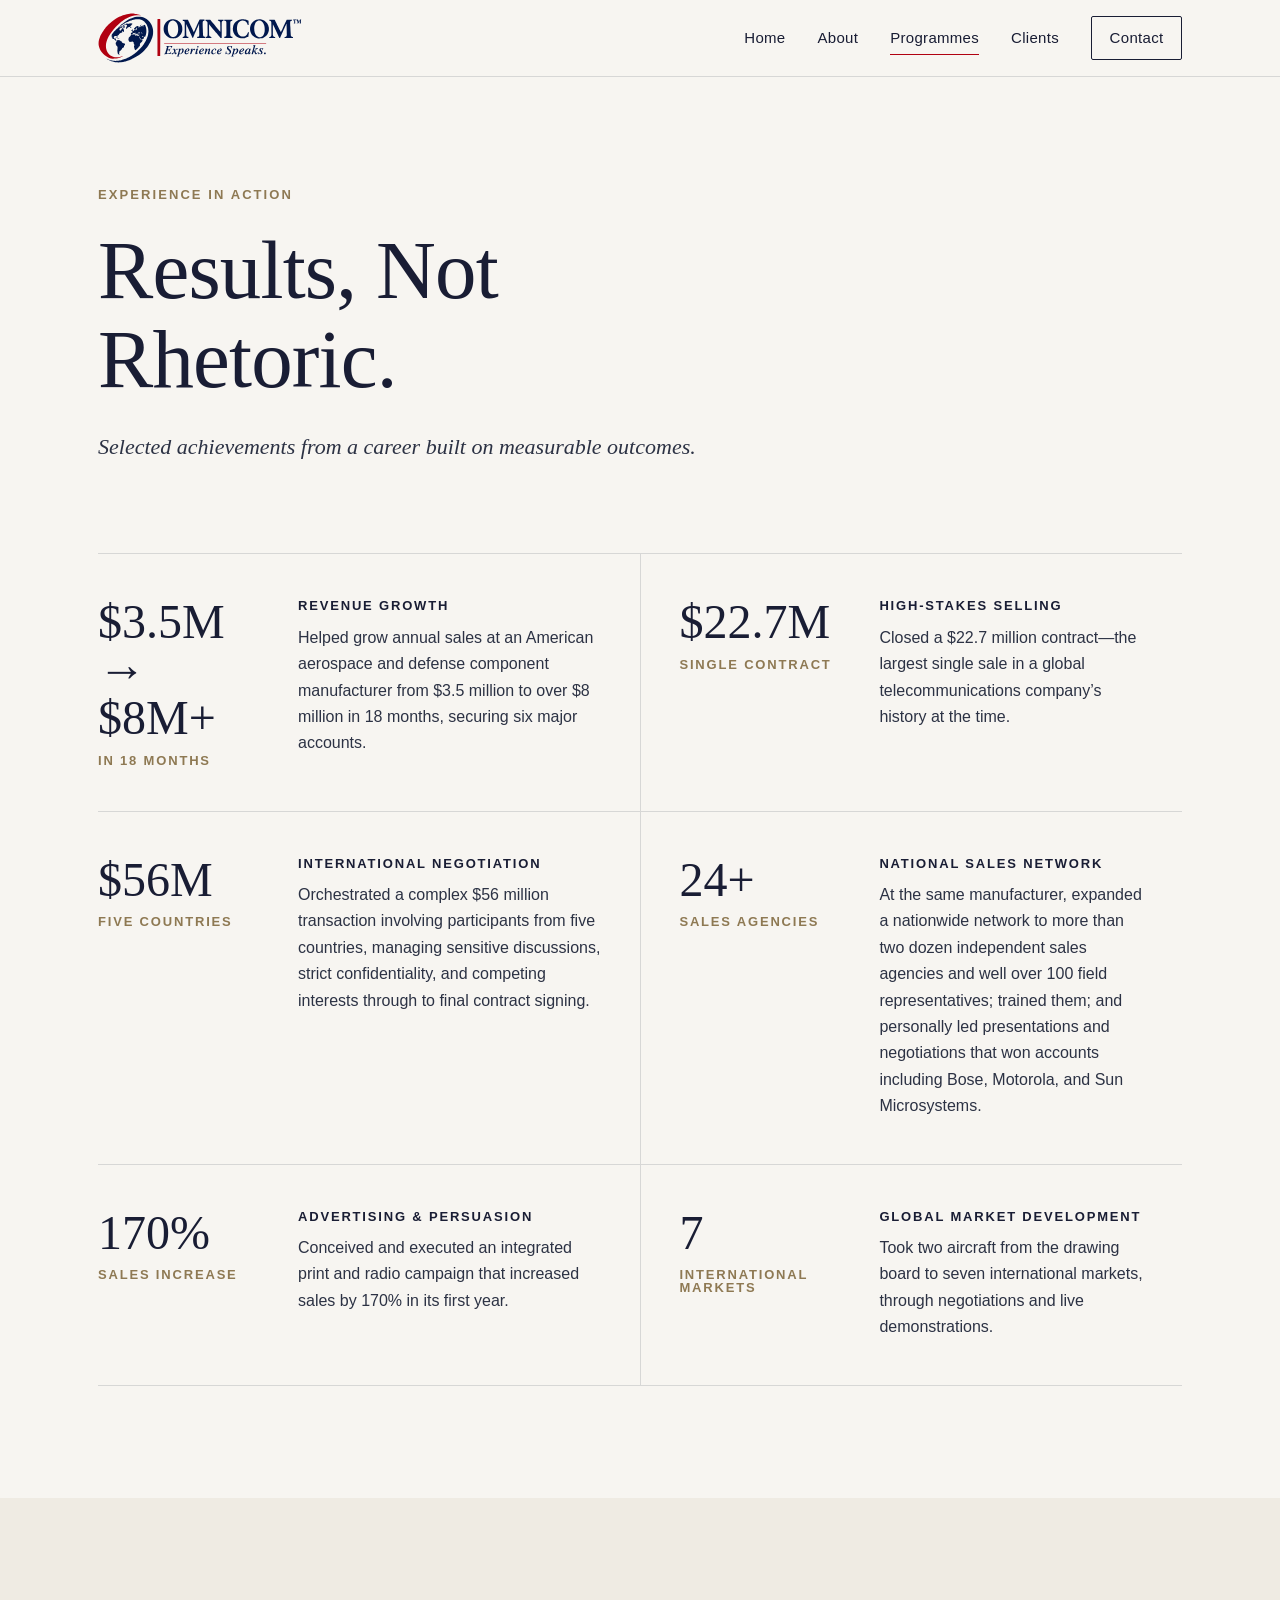
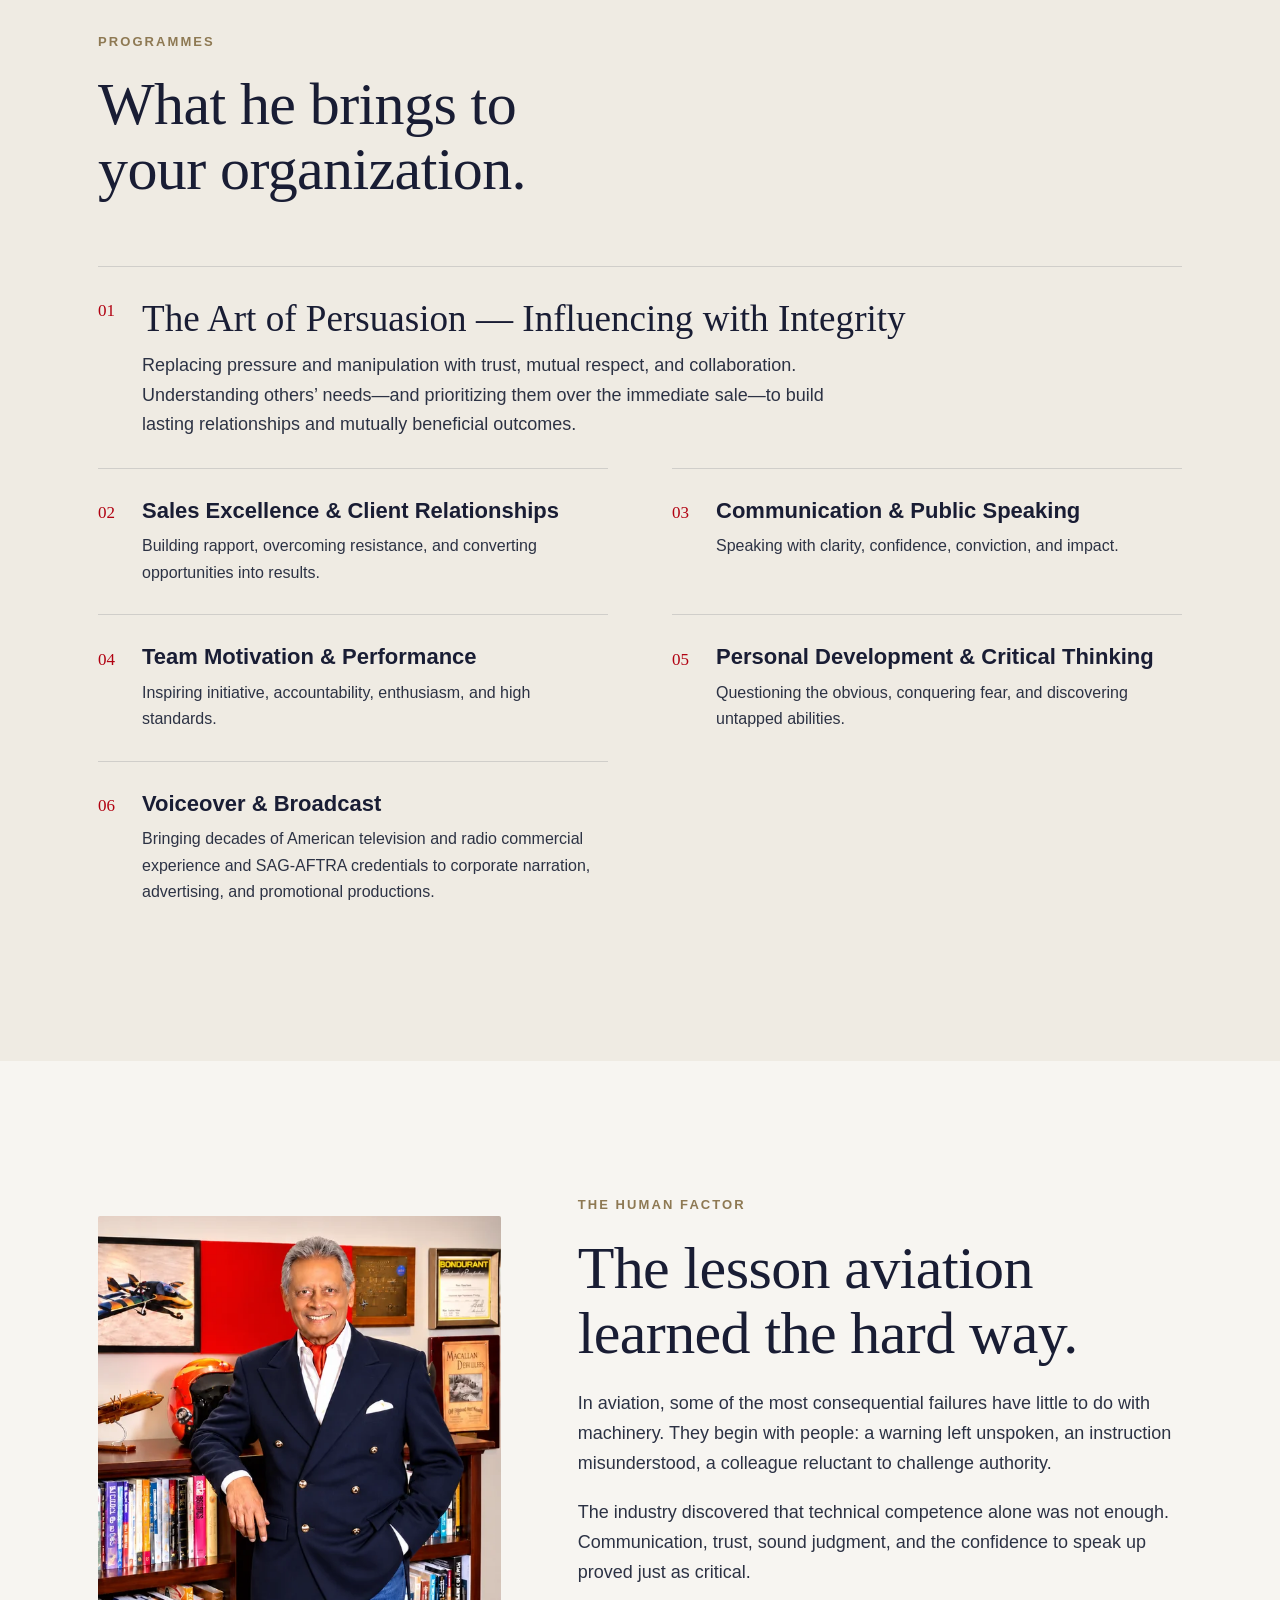
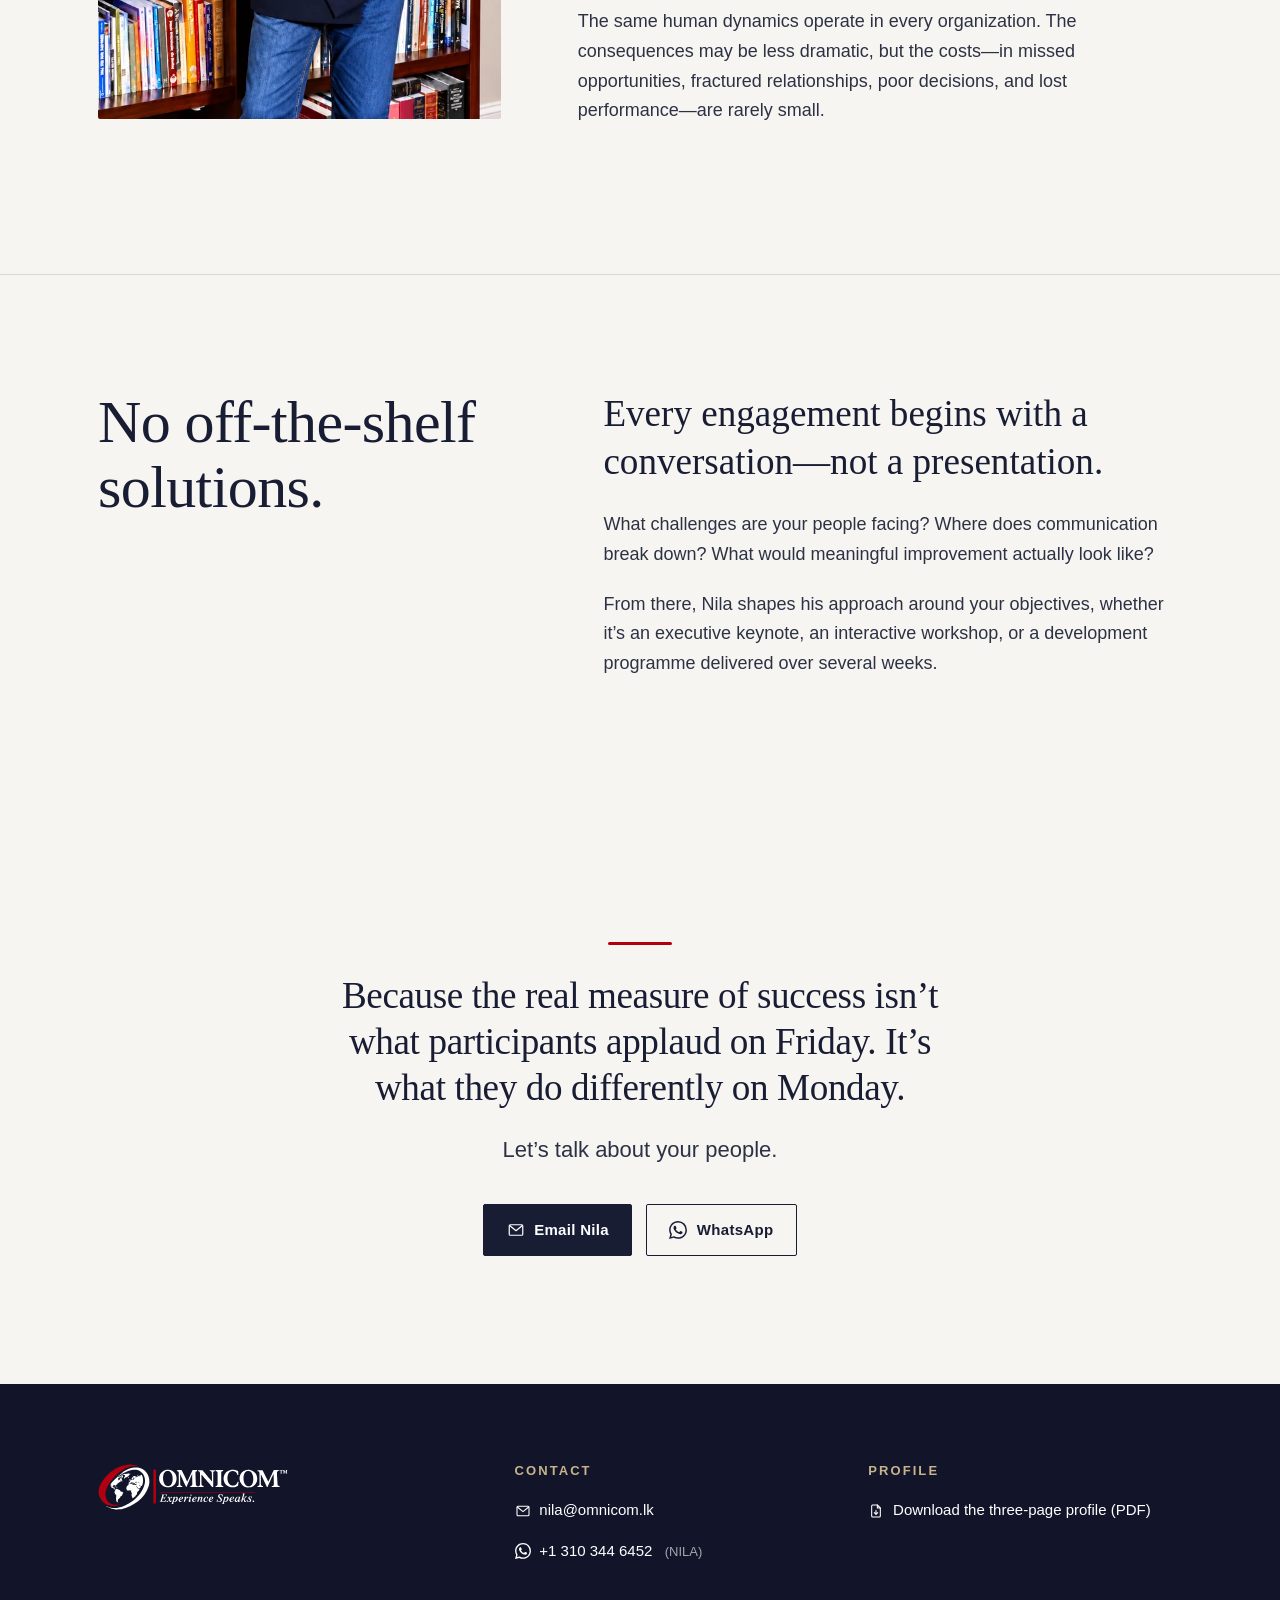
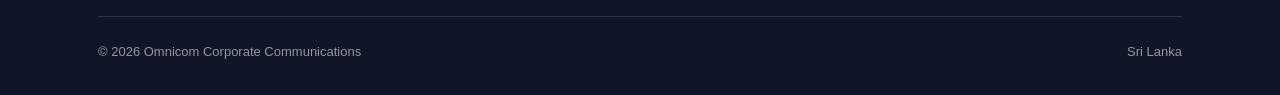
<file: programmes.html>
<!doctype html>
<html lang="en">
<head>
<meta charset="utf-8">
<meta name="viewport" content="width=device-width, initial-scale=1">
<title>Programmes | Omnicom, Nila Sagadevan</title>
<meta name="description" content="Results, not rhetoric: selected achievements from Nila Sagadevan’s career, and programmes in communication, persuasion, personal development, motivation and human performance.">
<meta property="og:title" content="Programmes | Omnicom, Nila Sagadevan">
<meta property="og:description" content="Results, not rhetoric: selected achievements from Nila Sagadevan’s career, and programmes in communication, persuasion, personal development, motivation and human performance.">
<meta property="og:type" content="website">
<meta property="og:url" content="https://www.omnicom.lk/programmes.html">
<meta property="og:image" content="https://www.omnicom.lk/assets/omnicom-share.jpg">
<meta property="og:image:width" content="1200">
<meta property="og:image:height" content="630">
<meta name="twitter:card" content="summary_large_image">
<meta name="theme-color" content="#191D34">
<link rel="canonical" href="https://www.omnicom.lk/programmes.html">
<link rel="icon" href="assets/favicon.svg" type="image/svg+xml">
<link rel="preconnect" href="https://api.fontshare.com" crossorigin>
<link href="https://api.fontshare.com/v2/css?f[]=gambetta@400,500,400i&f[]=switzer@400,500,600&display=swap" rel="stylesheet">
<link rel="stylesheet" href="assets/site.css">
</head>
<body>
<a class="skip" href="#main">Skip to content</a>
<header class="site-header">
  <div class="wrap">
    <a aria-label='Omnicom, home' class='brand' href='/'><img src="assets/logo.svg" alt="Omnicom" width="172" height="41"></a>
    <nav class="nav" aria-label="Main">
      <a class='nav-home' href='/'>Home</a>
      <a href='/about'>About</a>
      <a aria-current='page' href='/programmes'>Programmes</a>
      <a href='/clients'>Clients</a>
      <a class="nav-cta" href="#contact">Contact</a>
    </nav>
  </div>
</header>
<main id="main">

<section class="page-hero" aria-labelledby="page-title">
  <div class="wrap">
    <span class="kicker">Experience in Action</span>
    <h1 id="page-title">Results, Not Rhetoric.</h1>
    <p>Selected achievements from a career built on measurable outcomes.</p>
  </div>
</section>

<section class="results" aria-label="Selected achievements">
  <div class="wrap">
    <ol>
      <li>
        <div class="figure">$3.5M <span aria-hidden="true">&rarr;</span> $8M+<small>in 18 months</small></div>
        <div><h3>Revenue Growth</h3><p>Helped grow annual sales at an American aerospace and defense component manufacturer from $3.5 million to over $8 million in 18 months, securing six major accounts.</p></div>
      </li>
      <li>
        <div class="figure">$22.7M<small>single contract</small></div>
        <div><h3>High-Stakes Selling</h3><p>Closed a $22.7 million contract&mdash;the largest single sale in a global telecommunications company’s history at the time.</p></div>
      </li>
      <li>
        <div class="figure">$56M<small>five countries</small></div>
        <div><h3>International Negotiation</h3><p>Orchestrated a complex $56 million transaction involving participants from five countries, managing sensitive discussions, strict confidentiality, and competing interests through to final contract signing.</p></div>
      </li>
      <li>
        <div class="figure">24+<small>sales agencies</small></div>
        <div><h3>National Sales Network</h3><p>At the same manufacturer, expanded a nationwide network to more than two dozen independent sales agencies and well over 100 field representatives; trained them; and personally led presentations and negotiations that won accounts including Bose, Motorola, and Sun Microsystems.</p></div>
      </li>
      <li>
        <div class="figure">170%<small>sales increase</small></div>
        <div><h3>Advertising &amp; Persuasion</h3><p>Conceived and executed an integrated print and radio campaign that increased sales by 170% in its first year.</p></div>
      </li>
      <li>
        <div class="figure">7<small>international markets</small></div>
        <div><h3>Global Market Development</h3><p>Took two aircraft from the drawing board to seven international markets, through negotiations and live demonstrations.</p></div>
      </li>
    </ol>
  </div>
</section>

<section class="offer" aria-labelledby="brings">
  <div class="wrap">
    <div class="head">
      <div>
        <span class="kicker">Programmes</span>
        <h2 id="brings">What he brings to your organization.</h2>
      </div>
    </div>
    <ul class="offer-list">
      <li class="featured"><div><h3>The Art of Persuasion &mdash; Influencing with Integrity</h3><p>Replacing pressure and manipulation with trust, mutual respect, and collaboration. Understanding others’ needs&mdash;and prioritizing them over the immediate sale&mdash;to build lasting relationships and mutually beneficial outcomes.</p></div></li>
      <li><div><h3>Sales Excellence &amp; Client Relationships</h3><p>Building rapport, overcoming resistance, and converting opportunities into results.</p></div></li>
      <li><div><h3>Communication &amp; Public Speaking</h3><p>Speaking with clarity, confidence, conviction, and impact.</p></div></li>
      <li><div><h3>Team Motivation &amp; Performance</h3><p>Inspiring initiative, accountability, enthusiasm, and high standards.</p></div></li>
      <li><div><h3>Personal Development &amp; Critical Thinking</h3><p>Questioning the obvious, conquering fear, and discovering untapped abilities.</p></div></li>
      <li><div><h3>Voiceover &amp; Broadcast</h3><p>Bringing decades of American television and radio commercial experience and SAG-AFTRA credentials to corporate narration, advertising, and promotional productions.</p></div></li>
    </ul>
  </div>
</section>

<section class="beyond" aria-labelledby="beyond">
  <div class="wrap">
    <img src="assets/nila-sagadevan-600.webp" width="600" height="820" loading="lazy" decoding="async" alt="Nila Sagadevan, smiling, in his study">
    <div>
      <span class="kicker">The Human Factor</span>
      <h2 id="beyond">The lesson aviation learned the hard way.</h2>
      <p>In aviation, some of the most consequential failures have little to do with machinery. They begin with people: a warning left unspoken, an instruction misunderstood, a colleague reluctant to challenge authority.</p>
      <p>The industry discovered that technical competence alone was not enough. Communication, trust, sound judgment, and the confidence to speak up proved just as critical.</p>
      <p>The same human dynamics operate in every organization. The consequences may be less dramatic, but the costs&#8288;&mdash;&#8288;in missed opportunities, fractured relationships, poor decisions, and lost performance&#8288;&mdash;&#8288;are rarely small.</p>
    </div>
  </div>
</section>

<section class="story" aria-labelledby="approach">
  <div class="wrap">
    <div>
      <h2 id="approach">No off-the-shelf solutions.</h2>
    </div>
    <div>
      <p class="question">Every engagement begins with a conversation&#8288;&mdash;&#8288;not a presentation.</p>
      <p>What challenges are your people facing? Where does communication break down? What would meaningful improvement actually look like?</p>
      <p>From there, Nila shapes his approach around your objectives, whether it&rsquo;s an executive keynote, an interactive workshop, or a development programme delivered over several weeks.</p>
    </div>
  </div>
</section>

<section class="closing" aria-labelledby="close">
  <div class="wrap">
    <hr class="rule-red">
    <h2 id="close" class="long">Because the real measure of success isn&rsquo;t what participants applaud on Friday. It&rsquo;s what they do differently on Monday.</h2>
    <p>Let&rsquo;s talk about your people.</p>
    <div class="actions">
      <a class="btn btn-solid" href="mailto:nila@omnicom.lk"><svg viewBox="0 0 24 24" aria-hidden="true" fill="none" stroke="currentColor" stroke-width="1.6" stroke-linecap="round" stroke-linejoin="round"><rect x="3" y="5" width="18" height="14" rx="1.5"/><path d="m3.5 6 8.5 7 8.5-7"/></svg>Email Nila</a>
      <a class="btn btn-line" href="https://wa.me/13103446452" rel="noopener"><svg viewBox="0 0 24 24" aria-hidden="true" fill="currentColor"><path d="M17.472 14.382c-.297-.149-1.758-.867-2.03-.967-.273-.099-.471-.148-.67.15-.197.297-.767.966-.94 1.164-.173.199-.347.223-.644.075-.297-.15-1.255-.463-2.39-1.475-.883-.788-1.48-1.761-1.653-2.059-.173-.297-.018-.458.13-.606.134-.133.298-.347.446-.52.149-.174.198-.298.298-.497.099-.198.05-.371-.025-.52-.075-.149-.669-1.612-.916-2.207-.242-.579-.487-.5-.669-.51-.173-.008-.371-.01-.57-.01-.198 0-.52.074-.792.372-.272.297-1.04 1.016-1.04 2.479 0 1.462 1.065 2.875 1.213 3.074.149.198 2.096 3.2 5.077 4.487.709.306 1.262.489 1.694.625.712.227 1.36.195 1.871.118.571-.085 1.758-.719 2.006-1.413.248-.694.248-1.289.173-1.413-.074-.124-.272-.198-.57-.347m-5.421 7.403h-.004a9.87 9.87 0 01-5.031-1.378l-.361-.214-3.741.982.998-3.648-.235-.374a9.86 9.86 0 01-1.51-5.26c.001-5.45 4.436-9.884 9.888-9.884 2.64 0 5.122 1.03 6.988 2.898a9.825 9.825 0 012.893 6.994c-.003 5.45-4.437 9.884-9.885 9.884m8.413-18.297A11.815 11.815 0 0012.05 0C5.495 0 .16 5.335.157 11.892c0 2.096.547 4.142 1.588 5.945L.057 24l6.305-1.654a11.882 11.882 0 005.683 1.448h.005c6.554 0 11.89-5.335 11.893-11.893a11.821 11.821 0 00-3.48-8.413Z"/></svg>WhatsApp</a>
    </div>
  </div>
</section>
</main>
<footer class="site-footer" id="contact">
  <div class="wrap">
    <div class="top">
      <div>
        <a aria-label='Omnicom, home' class='brand' href='/'><img src="assets/logo-reverse.svg" alt="Omnicom" width="190" height="45"></a>
      </div>
      <div>
        <h2>Contact</h2>
        <ul>
          <li><a href="mailto:nila@omnicom.lk"><svg viewBox="0 0 24 24" aria-hidden="true" fill="none" stroke="currentColor" stroke-width="1.6" stroke-linecap="round" stroke-linejoin="round"><rect x="3" y="5" width="18" height="14" rx="1.5"/><path d="m3.5 6 8.5 7 8.5-7"/></svg>nila@omnicom.lk</a></li>
          <li><a href="https://wa.me/13103446452" rel="noopener"><svg viewBox="0 0 24 24" aria-hidden="true" fill="currentColor"><path d="M17.472 14.382c-.297-.149-1.758-.867-2.03-.967-.273-.099-.471-.148-.67.15-.197.297-.767.966-.94 1.164-.173.199-.347.223-.644.075-.297-.15-1.255-.463-2.39-1.475-.883-.788-1.48-1.761-1.653-2.059-.173-.297-.018-.458.13-.606.134-.133.298-.347.446-.52.149-.174.198-.298.298-.497.099-.198.05-.371-.025-.52-.075-.149-.669-1.612-.916-2.207-.242-.579-.487-.5-.669-.51-.173-.008-.371-.01-.57-.01-.198 0-.52.074-.792.372-.272.297-1.04 1.016-1.04 2.479 0 1.462 1.065 2.875 1.213 3.074.149.198 2.096 3.2 5.077 4.487.709.306 1.262.489 1.694.625.712.227 1.36.195 1.871.118.571-.085 1.758-.719 2.006-1.413.248-.694.248-1.289.173-1.413-.074-.124-.272-.198-.57-.347m-5.421 7.403h-.004a9.87 9.87 0 01-5.031-1.378l-.361-.214-3.741.982.998-3.648-.235-.374a9.86 9.86 0 01-1.51-5.26c.001-5.45 4.436-9.884 9.888-9.884 2.64 0 5.122 1.03 6.988 2.898a9.825 9.825 0 012.893 6.994c-.003 5.45-4.437 9.884-9.885 9.884m8.413-18.297A11.815 11.815 0 0012.05 0C5.495 0 .16 5.335.157 11.892c0 2.096.547 4.142 1.588 5.945L.057 24l6.305-1.654a11.882 11.882 0 005.683 1.448h.005c6.554 0 11.89-5.335 11.893-11.893a11.821 11.821 0 00-3.48-8.413Z"/></svg>+1 310 344 6452 <span class="small">&nbsp;(NILA)</span></a></li>
        </ul>
      </div>
      <div>
        <h2>Profile</h2>
        <ul>
          <li><a href="assets/Omnicom-Nila-Sagadevan-Profile.pdf" download><svg viewBox="0 0 24 24" aria-hidden="true" fill="none" stroke="currentColor" stroke-width="1.6" stroke-linecap="round" stroke-linejoin="round"><path d="M14 3H7a1.5 1.5 0 0 0-1.5 1.5v15A1.5 1.5 0 0 0 7 21h10a1.5 1.5 0 0 0 1.5-1.5V7.5Z"/><path d="M14 3v4.5h4.5M12 11v6m-2.5-2.5L12 17l2.5-2.5"/></svg>Download the three-page profile (PDF)</a></li>
        </ul>
      </div>
    </div>
    <div class="bottom">
      <span>&copy; 2026 Omnicom Corporate Communications</span>
      <span>Sri Lanka</span>
    </div>
  </div>
</footer>
</body>
</html>
</file>
<file: assets/site.css>
/* Omnicom Corporate Communications — site styles */
:root {
  --navy: #191D34;
  --navy-deep: #12152A;
  --red: #B10111;
  --gold: #8E7953;
  --gold-light: #C7B38C;
  --paper: #F7F5F1;
  --paper-2: #EFEBE3;
  --ink: #191D34;
  --ink-soft: #3A4152;
  --rule: rgba(25, 29, 52, 0.14);

  --font-display: 'Gambetta', 'Georgia', serif;
  --font-body: 'Switzer', 'Helvetica Neue', Arial, sans-serif;

  --text-xs: 0.8125rem;
  --text-sm: 0.9375rem;
  --text-base: 1.0625rem;
  --text-lg: clamp(1.125rem, 1rem + 0.5vw, 1.375rem);
  --text-xl: clamp(1.625rem, 1.2rem + 1.4vw, 2.375rem);
  --text-2xl: clamp(2.25rem, 1.4rem + 3vw, 3.75rem);
  --text-hero: clamp(2.75rem, 1.5rem + 4.6vw, 5.25rem);

  --wrap: 1180px;
  --gutter: clamp(1.25rem, 4vw, 3rem);
}

*, *::before, *::after { box-sizing: border-box; }
html { -webkit-text-size-adjust: 100%; scroll-behavior: smooth; }
@media (prefers-reduced-motion: reduce) { html { scroll-behavior: auto; } }
body {
  margin: 0;
  background: var(--paper);
  color: var(--ink-soft);
  font-family: var(--font-body);
  font-size: var(--text-base);
  line-height: 1.65;
  -webkit-font-smoothing: antialiased;
  text-rendering: optimizeLegibility;
}
img { display: block; max-width: 100%; height: auto; }
a { color: inherit; }
:focus-visible { outline: 2px solid var(--red); outline-offset: 3px; border-radius: 2px; }

.skip { position: absolute; left: -9999px; top: 0; background: var(--navy); color: #fff; padding: .75rem 1rem; z-index: 100; }
.skip:focus { left: 1rem; top: 1rem; }

.wrap { width: 100%; max-width: var(--wrap); margin-inline: auto; padding-inline: var(--gutter); }

/* ---------- Header ---------- */
.site-header {
  position: sticky; top: 0; z-index: 50;
  background: rgba(247, 245, 241, 0.94);
  backdrop-filter: blur(10px);
  -webkit-backdrop-filter: blur(10px);
  border-bottom: 1px solid var(--rule);
}
.site-header .wrap { display: flex; align-items: center; justify-content: space-between; gap: 1.5rem; min-height: 76px; }
.brand { display: inline-flex; align-items: center; text-decoration: none; }
.brand img { width: 172px; height: auto; }
.nav { display: flex; align-items: center; gap: clamp(1rem, 2.5vw, 2.25rem); }
.nav a {
  font-size: var(--text-sm); font-weight: 500; letter-spacing: .02em;
  color: var(--ink); text-decoration: none; padding: .6rem 0; position: relative;
}
.nav a::after {
  content: ''; position: absolute; left: 0; right: 0; bottom: .3rem; height: 1.5px;
  background: var(--red); transform: scaleX(0); transform-origin: left; transition: transform .25s ease;
}
.nav a:hover::after, .nav a[aria-current="page"]::after { transform: scaleX(1); }
.nav .nav-cta {
  border: 1px solid var(--navy); padding: .55rem 1.1rem; border-radius: 2px;
  transition: background .2s ease, color .2s ease;
}
.nav .nav-cta::after { display: none; }
.nav .nav-cta:hover { background: var(--navy); color: #fff; }

/* ---------- Type ---------- */
h1, h2, h3 { color: var(--ink); margin: 0; }
h1, h2 { font-family: var(--font-display); font-weight: 500; line-height: 1.08; letter-spacing: -0.01em; }
h3 { font-family: var(--font-body); font-weight: 600; font-size: var(--text-lg); line-height: 1.3; }
p { margin: 0 0 1.1em; max-width: 64ch; }
.kicker {
  display: inline-block; font-size: var(--text-xs); font-weight: 600; letter-spacing: .16em; text-transform: uppercase;
  color: var(--gold); margin-bottom: 1.25rem;
}
.rule-red { width: 64px; height: 3px; background: var(--red); border: 0; margin: 0 0 1.75rem; border-radius: 2px; }

/* ---------- Buttons ---------- */
.actions { display: flex; flex-wrap: wrap; gap: .85rem; margin-top: 2.25rem; }
.btn {
  display: inline-flex; align-items: center; gap: .6rem; min-height: 48px; padding: .8rem 1.4rem;
  font-size: var(--text-sm); font-weight: 600; letter-spacing: .02em; text-decoration: none;
  border-radius: 2px; border: 1px solid var(--navy); transition: background .2s ease, color .2s ease, border-color .2s ease;
}
.btn-solid { background: var(--navy); color: #fff; }
.btn-solid:hover { background: var(--navy-deep); }
.btn-line { background: transparent; color: var(--navy); }
.btn-line:hover { background: var(--navy); color: #fff; }
.btn svg { width: 18px; height: 18px; flex: none; }
.on-dark .btn-line { color: #fff; border-color: rgba(255,255,255,.55); }
.on-dark .btn-line:hover { background: #fff; color: var(--navy); border-color: #fff; }
.on-dark .btn-solid { background: #fff; color: var(--navy); border-color: #fff; }
.on-dark .btn-solid:hover { background: var(--paper-2); }

/* ---------- Hero (home) ---------- */
.hero { padding-block: clamp(3rem, 7vw, 6rem) clamp(3.5rem, 8vw, 7rem); }
.hero .wrap { display: grid; grid-template-columns: 1.1fr .9fr; gap: clamp(2rem, 6vw, 5.5rem); align-items: center; }
.hero h1 { font-size: var(--text-hero); }
.hero .roles { margin-top: 1.25rem; font-size: var(--text-sm); font-weight: 600; letter-spacing: .14em; text-transform: uppercase; color: var(--ink); }
.hero .roles .nw { white-space: nowrap; }
.hero .roles .sep { color: var(--red); padding-inline: .5em; }
.hero .speciality { font-family: var(--font-display); font-style: italic; font-size: var(--text-lg); color: var(--ink-soft); margin-top: .35rem; }
.hero .lede { margin-top: 2rem; font-family: var(--font-display); font-size: var(--text-xl); line-height: 1.3; color: var(--ink); max-width: 22ch; }
.hero .lede em { color: var(--gold); font-style: italic; }
.portrait { position: relative; }
.portrait img { width: 100%; aspect-ratio: 1073 / 1466; object-fit: cover; border-radius: 2px; box-shadow: 0 30px 60px -30px rgba(25, 29, 52, .45); }
.portrait::before {
  content: ''; position: absolute; inset: 1.25rem -1.25rem -1.25rem 1.25rem; border: 1px solid var(--gold-light); border-radius: 2px; z-index: -1;
}

/* ---------- Sections ---------- */
section { position: relative; }
.story { padding-block: clamp(4rem, 9vw, 7.5rem); border-top: 1px solid var(--rule); }
.story .wrap { display: grid; grid-template-columns: 1fr 1.35fr; gap: clamp(2rem, 6vw, 6rem); }
.story h2 { font-size: var(--text-2xl); }
.story .question { font-family: var(--font-display); font-size: var(--text-xl); line-height: 1.3; color: var(--ink); margin-bottom: 1.5rem; max-width: 30ch; }
.story .answer { font-family: var(--font-display); font-style: italic; font-size: var(--text-xl); color: var(--red); margin-bottom: 2rem; }

.band { background: var(--navy); color: rgba(255, 255, 255, .82); padding-block: clamp(4.5rem, 10vw, 8rem); }
.band h2 { color: #fff; font-size: var(--text-2xl); }
.band .kicker { color: var(--gold-light); }
.band .wrap { display: grid; grid-template-columns: 1fr 1.2fr; gap: clamp(2rem, 6vw, 6rem); align-items: start; }
.band p { font-size: var(--text-base); }
.band .big { font-family: var(--font-display); font-size: var(--text-xl); line-height: 1.35; color: #fff; }

.closing { padding-block: clamp(4.5rem, 10vw, 8rem); text-align: center; }
.closing h2 { font-size: var(--text-2xl); max-width: 22ch; margin-inline: auto; }
.closing p { margin-inline: auto; margin-top: 1.25rem; font-size: var(--text-lg); }
.closing .actions { justify-content: center; }
.closing .rule-red { margin-inline: auto; }

/* ---------- Programmes page ---------- */
.page-hero { padding-block: clamp(3.5rem, 8vw, 6.5rem) clamp(2.5rem, 5vw, 4rem); }
.page-hero h1 { font-size: var(--text-hero); max-width: 14ch; }
.page-hero p { margin-top: 1.5rem; font-size: var(--text-lg); font-family: var(--font-display); font-style: italic; color: var(--ink-soft); }

.results { padding-block: 0 clamp(4rem, 9vw, 7rem); }
.results ol { list-style: none; margin: 0; padding: 0; display: grid; grid-template-columns: repeat(2, 1fr); border-top: 1px solid var(--rule); }
.results li { padding: clamp(1.75rem, 3.5vw, 2.75rem) clamp(0rem, 3vw, 2.5rem) clamp(1.75rem, 3.5vw, 2.75rem) 0; border-bottom: 1px solid var(--rule); display: grid; grid-template-columns: minmax(7.5rem, 11rem) 1fr; gap: 1.5rem; align-items: start; }
.results li:nth-child(even) { padding-left: clamp(0rem, 3vw, 2.5rem); border-left: 1px solid var(--rule); }
.figure { font-family: var(--font-display); font-size: clamp(2rem, 1.4rem + 2vw, 3rem); line-height: 1; color: var(--navy); font-variant-numeric: lining-nums; }
.figure small { display: block; font-family: var(--font-body); font-size: var(--text-xs); letter-spacing: .14em; text-transform: uppercase; color: var(--gold); margin-top: .7rem; font-weight: 600; }
.results h3 { font-size: var(--text-xs); letter-spacing: .14em; text-transform: uppercase; color: var(--ink); margin-bottom: .6rem; }
.results p { font-size: var(--text-sm); margin: 0; }

.offer { background: var(--paper-2); padding-block: clamp(4.5rem, 10vw, 8rem); }
.offer .head { display: grid; grid-template-columns: 1fr 1.35fr; gap: clamp(2rem, 6vw, 6rem); margin-bottom: clamp(2.5rem, 5vw, 4rem); align-items: end; }
.offer h2 { font-size: var(--text-2xl); }
.offer .head p { margin: 0; }
.offer-list { display: grid; grid-template-columns: repeat(2, 1fr); gap: 0 clamp(2rem, 5vw, 4.5rem); list-style: none; margin: 0; padding: 0; counter-reset: offer; }
.offer-list li { counter-increment: offer; padding-block: 1.75rem; border-top: 1px solid var(--rule); display: grid; grid-template-columns: 2.75rem 1fr; }
.offer-list li::before { content: counter(offer, decimal-leading-zero); font-family: var(--font-display); font-size: var(--text-base); color: var(--red); padding-top: .15rem; }
.offer-list h3 { margin-bottom: .5rem; }
.offer-list p { margin: 0; font-size: var(--text-sm); }
.offer-list .featured { grid-column: 1 / -1; }
.offer-list .featured h3 { font-family: var(--font-display); font-weight: 500; font-size: var(--text-xl); }
.offer-list .featured p { font-size: var(--text-base); max-width: 70ch; }

.beyond { padding-block: clamp(4.5rem, 10vw, 8rem); }
.beyond .wrap { display: grid; grid-template-columns: .8fr 1.2fr; gap: clamp(2rem, 6vw, 6rem); align-items: center; }
.beyond img { width: 100%; max-width: 420px; aspect-ratio: 4 / 5; object-fit: cover; object-position: 50% 20%; border-radius: 2px; }
.beyond h2 { font-size: var(--text-2xl); margin-bottom: 1.5rem; }

/* ---------- Footer ---------- */
.site-footer { background: var(--navy-deep); color: rgba(255,255,255,.72); padding-block: clamp(3.5rem, 7vw, 5rem) 2rem; font-size: var(--text-sm); }
.site-footer .top { display: grid; grid-template-columns: 1.2fr 1fr 1fr; gap: 2.5rem; padding-bottom: 2.5rem; border-bottom: 1px solid rgba(255,255,255,.12); }
.site-footer .brand img { width: 190px; }
.site-footer .slogan { font-family: var(--font-display); font-style: italic; font-size: var(--text-lg); color: #fff; margin: 1rem 0 0; }
.site-footer h2 { font-family: var(--font-body); font-size: var(--text-xs); font-weight: 600; letter-spacing: .16em; text-transform: uppercase; color: var(--gold-light); margin-bottom: 1rem; }
.site-footer ul { list-style: none; margin: 0; padding: 0; }
.site-footer li { margin-bottom: .55rem; }
.site-footer a { text-decoration: none; color: #fff; display: inline-flex; align-items: center; gap: .55rem; min-height: 32px; }
.site-footer a:hover { text-decoration: underline; text-underline-offset: 3px; }
.site-footer a svg { width: 16px; height: 16px; flex: none; }
.site-footer .small { font-size: .8125rem; color: rgba(255,255,255,.62); }
.site-footer .bottom { padding-top: 1.5rem; display: flex; justify-content: space-between; gap: 1rem; flex-wrap: wrap; font-size: var(--text-xs); color: rgba(255,255,255,.55); }

/* ---------- Responsive ---------- */
@media (max-width: 900px) {
  .hero .wrap, .story .wrap, .band .wrap, .offer .head, .beyond .wrap { grid-template-columns: 1fr; }
  .portrait { max-width: 460px; }
  .results ol { grid-template-columns: 1fr; }
  .results li, .results li:nth-child(even) { padding-left: 0; border-left: 0; padding-right: 0; }
  .offer-list { grid-template-columns: 1fr; }
  .site-footer .top { grid-template-columns: 1fr 1fr; }
  .site-footer .top > :first-child { grid-column: 1 / -1; }
}
@media (max-width: 640px) {
  .site-header .wrap { min-height: 64px; }
  .brand img { width: 132px; }
  .nav { gap: 1rem; }
  .nav .nav-cta { display: none; }
  .hero .portrait { order: -1; max-width: 100%; }
  .hero .portrait::before { display: none; }
  .hero .roles .sep { display: none; }
  .hero .roles .nw { display: block; letter-spacing: .1em; }
  .hero .roles .nw + .sep + .nw { margin-top: .35em; }
  .results li { grid-template-columns: 1fr; gap: .75rem; }
  .site-footer .top { grid-template-columns: 1fr; }
}
.closing h2.long { font-size: var(--text-xl); max-width: 34ch; line-height: 1.25; }

/* ---------- Clients ---------- */
.page-hero h1.wide { max-width: 18ch; }
.clients { padding-block: 0 clamp(4rem, 9vw, 7rem); }
.clients h2 { font-family: var(--font-body); font-size: var(--text-xs); font-weight: 600; letter-spacing: .14em; text-transform: uppercase; color: var(--gold); margin: 0 0 1.25rem; }
.clients h2 span { letter-spacing: .08em; }
.clients ul { list-style: none; margin: 0; padding: 0; display: grid; grid-template-columns: repeat(3, 1fr); column-gap: clamp(1.25rem, 3vw, 2.5rem); border-top: 1px solid var(--rule); }
.clients li { font-family: var(--font-display); font-size: var(--text-base); letter-spacing: .07em; color: var(--ink); padding: 1.05rem 0; border-bottom: 1px solid var(--rule); line-height: 1.3; }
@media (max-width: 760px) { .clients ul { grid-template-columns: repeat(2, 1fr); } }
@media (max-width: 640px) { .clients ul { grid-template-columns: repeat(2, 1fr); } .clients li { font-size: var(--text-sm); letter-spacing: .05em; } }
@media (max-width: 360px) { .clients ul { grid-template-columns: 1fr; } }
.brand { flex: none; }
@media (max-width: 420px) {
  .brand img { width: 112px; }
  .nav { gap: .8rem; }
  .nav a { font-size: var(--text-xs); }
}
@media (max-width: 360px) {
  .brand img { width: 96px; }
  .nav { gap: .6rem; }
  .site-header .wrap { gap: .75rem; }
}

/* ---------- About ---------- */
.about-sec { padding-block: clamp(3rem, 6vw, 5rem); border-top: 1px solid var(--rule); }
.about-intro { border-top: 0; padding-top: 0; }
.about-sec .wrap { display: grid; grid-template-columns: 1fr 1.6fr; gap: clamp(2rem, 6vw, 6rem); align-items: start; }
.about-side h2 { font-size: var(--text-xl); line-height: 1.15; max-width: 14ch; }
.about-body p { font-size: var(--text-base); }
.about-body cite, .band cite { font-style: italic; }
.about-body .about-lead { font-family: var(--font-display); font-size: var(--text-xl); line-height: 1.3; color: var(--ink); margin-bottom: 1.5rem; max-width: 30ch; }
.about-body .aside { font-family: var(--font-display); font-style: italic; font-size: var(--text-lg); color: var(--red); }
.about-photo { margin: 0; max-width: 340px; }
.about-photo img { width: 100%; aspect-ratio: 4 / 5; object-fit: cover; object-position: center top; border-radius: 2px; box-shadow: 0 30px 60px -30px rgba(25, 29, 52, .45); }
.about-band .big { margin-top: 2rem; }
.about-band .kicker-line { font-family: var(--font-display); font-style: italic; font-size: var(--text-lg); color: var(--gold-light); }
@media (max-width: 860px) {
  .about-sec .wrap { grid-template-columns: 1fr; gap: 1.25rem; }
  .about-side h2 { max-width: none; }
  .about-photo { max-width: 260px; }
}
@media (max-width: 420px) { .nav .nav-home { display: none; } }

/* ---------- Larger header logo ---------- */
.site-header .brand img { width: clamp(150px, calc(100vw - 455px), 204px); }
@media (max-width: 640px) { .site-header .brand img { width: clamp(100px, calc(100vw - 342px), 150px); } }
@media (max-width: 460px) { .nav .nav-home { display: none; } .site-header .brand img { width: clamp(100px, calc(100vw - 249px), 120px); } }
@media (max-width: 360px) { .site-header .brand img { width: clamp(90px, calc(100vw - 225px), 100px); } }

/* ---------- Readability: slightly darker, larger paragraph text on computers ---------- */
:root { --ink-soft: #2C3244; }
@media (min-width: 901px) {
  body { font-size: 1.125rem; }
  .about-body p, .band p, .offer-list .featured p { font-size: 1.125rem; }
  .results p, .offer-list p { font-size: 1rem; }
}
</file>
